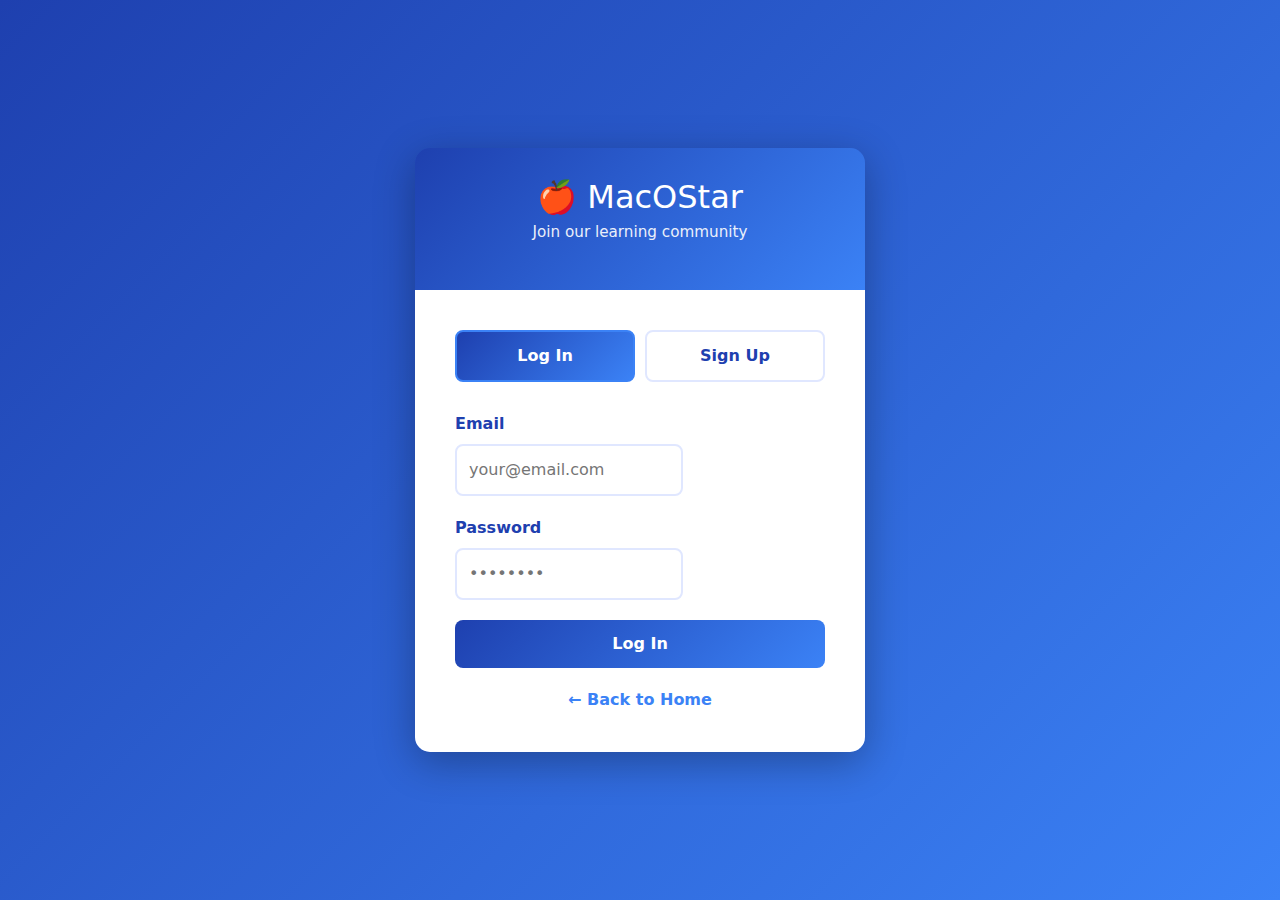
<file: header_pages/auth.html>
<!DOCTYPE html>
<html lang="en">
<head>
    <meta charset="UTF-8">
    <meta name="viewport" content="width=device-width, initial-scale=1.0">
    <title>Sign Up / Log In - MacOStar</title>
    <link href="https://cdn.jsdelivr.net/npm/bootstrap@5.3.0/dist/css/bootstrap.min.css" rel="stylesheet">
    <style>
        body {
            background: linear-gradient(135deg, #1e40af 0%, #3b82f6 100%);
            min-height: 100vh;
            display: flex;
            align-items: center;
            justify-content: center;
        }

        .auth-container {
            max-width: 450px;
            width: 100%;
            margin: 20px;
        }

        .auth-card {
            border-radius: 15px;
            box-shadow: 0 10px 40px rgba(0, 0, 0, 0.3);
            overflow: hidden;
        }

        .auth-header {
            background: linear-gradient(135deg, #1e40af, #3b82f6);
            color: white;
            padding: 30px;
            text-align: center;
        }

        .auth-header h1 {
            font-size: 2rem;
            margin-bottom: 5px;
        }

        .auth-header p {
            font-size: 0.95rem;
            opacity: 0.9;
        }

        .auth-body {
            padding: 40px;
            background: white;
        }

        .form-group {
            margin-bottom: 20px;
        }

        .form-group label {
            color: #1e40af;
            font-weight: 600;
            margin-bottom: 8px;
            display: block;
        }

        .form-group input {
            border: 2px solid #e0e7ff;
            border-radius: 8px;
            padding: 12px;
            transition: all 0.3s ease;
        }

        .form-group input:focus {
            border-color: #3b82f6;
            box-shadow: 0 0 0 3px rgba(59, 130, 246, 0.1);
            outline: none;
        }

        .btn-auth {
            width: 100%;
            padding: 12px;
            font-weight: 600;
            border-radius: 8px;
            border: none;
            font-size: 1rem;
            transition: all 0.3s ease;
            cursor: pointer;
        }

        .btn-primary-auth {
            background: linear-gradient(135deg, #1e40af, #3b82f6);
            color: white;
        }

        .btn-primary-auth:hover {
            transform: translateY(-2px);
            box-shadow: 0 5px 20px rgba(30, 64, 175, 0.4);
        }

        .tab-buttons {
            display: flex;
            gap: 10px;
            margin-bottom: 30px;
        }

        .tab-btn {
            flex: 1;
            padding: 12px;
            border: 2px solid #e0e7ff;
            background: white;
            color: #1e40af;
            border-radius: 8px;
            font-weight: 600;
            cursor: pointer;
            transition: all 0.3s ease;
        }

        .tab-btn.active {
            background: linear-gradient(135deg, #1e40af, #3b82f6);
            color: white;
            border-color: #3b82f6;
        }

        .auth-form {
            display: none;
        }

        .auth-form.active {
            display: block;
        }

        .error-message {
            color: #dc2626;
            font-size: 0.9rem;
            margin-top: 5px;
            display: none;
        }

        .error-message.show {
            display: block;
        }

        .success-message {
            background: #d1fae5;
            border: 1px solid #6ee7b7;
            color: #065f46;
            padding: 12px;
            border-radius: 8px;
            margin-bottom: 20px;
            display: none;
        }

        .success-message.show {
            display: block;
        }

        .nav-back {
            text-align: center;
            margin-top: 20px;
        }

        .nav-back a {
            color: #3b82f6;
            text-decoration: none;
            font-weight: 600;
        }

        .nav-back a:hover {
            text-decoration: underline;
        }

        .spinner {
            display: none;
            width: 20px;
            height: 20px;
            border: 3px solid rgba(255, 255, 255, 0.3);
            border-top: 3px solid white;
            border-radius: 50%;
            animation: spin 1s linear infinite;
            margin-right: 8px;
        }

        @keyframes spin {
            0% { transform: rotate(0deg); }
            100% { transform: rotate(360deg); }
        }
    </style>
</head>
<body>
    <div class="auth-container">
        <div class="auth-card">
            <div class="auth-header">
                <h1>🍎 MacOStar</h1>
                <p>Join our learning community</p>
            </div>

            <div class="auth-body">
                <!-- Tab Buttons -->
                <div class="tab-buttons">
                    <button class="tab-btn active" onclick="switchTab('login')">Log In</button>
                    <button class="tab-btn" onclick="switchTab('signup')">Sign Up</button>
                </div>

                <!-- Success Message -->
                <div class="success-message" id="successMsg"></div>

                <!-- Login Form -->
                <form class="auth-form active" id="loginForm">
                    <div class="form-group">
                        <label for="loginEmail">Email</label>
                        <input type="email" id="loginEmail" name="email" placeholder="your@email.com" required>
                        <div class="error-message" id="loginEmailError"></div>
                    </div>

                    <div class="form-group">
                        <label for="loginPassword">Password</label>
                        <input type="password" id="loginPassword" name="password" placeholder="••••••••" required>
                        <div class="error-message" id="loginPasswordError"></div>
                    </div>

                    <button type="submit" class="btn-auth btn-primary-auth">
                        <span class="spinner" id="loginSpinner"></span>
                        Log In
                    </button>
                </form>

                <!-- Sign Up Form -->
                <form class="auth-form" id="signupForm">
                    <div class="form-group">
                        <label for="signupName">Full Name</label>
                        <input type="text" id="signupName" name="name" placeholder="John Doe" required>
                        <div class="error-message" id="signupNameError"></div>
                    </div>

                    <div class="form-group">
                        <label for="signupEmail">Email</label>
                        <input type="email" id="signupEmail" name="email" placeholder="your@email.com" required>
                        <div class="error-message" id="signupEmailError"></div>
                    </div>

                    <div class="form-group">
                        <label for="signupPassword">Password</label>
                        <input type="password" id="signupPassword" name="password" placeholder="••••••••" required>
                        <small style="color: #666;">Minimum 6 characters</small>
                        <div class="error-message" id="signupPasswordError"></div>
                    </div>

                    <div class="form-group">
                        <label for="signupConfirm">Confirm Password</label>
                        <input type="password" id="signupConfirm" name="confirm" placeholder="••••••••" required>
                        <div class="error-message" id="signupConfirmError"></div>
                    </div>

                    <button type="submit" class="btn-auth btn-primary-auth">
                        <span class="spinner" id="signupSpinner"></span>
                        Create Account
                    </button>
                </form>

                <div class="nav-back">
                    <a href="../index.html">← Back to Home</a>
                </div>
            </div>
        </div>
    </div>

    <script src="../js/auth.js"></script>
    <script src="../js/toast-notification.js"></script>
    <script>
        // Tab switching
        function switchTab(tab) {
            document.querySelectorAll('.auth-form').forEach(form => {
                form.classList.remove('active');
            });
            document.querySelectorAll('.tab-btn').forEach(btn => {
                btn.classList.remove('active');
            });

            if (tab === 'login') {
                document.getElementById('loginForm').classList.add('active');
                document.querySelectorAll('.tab-btn')[0].classList.add('active');
            } else {
                document.getElementById('signupForm').classList.add('active');
                document.querySelectorAll('.tab-btn')[1].classList.add('active');
            }

            // Clear messages
            clearMessages();
        }

        // Clear all error and success messages
        function clearMessages() {
            document.querySelectorAll('.error-message').forEach(el => {
                el.classList.remove('show');
            });
            document.getElementById('successMsg').classList.remove('show');
        }

        // Show error
        function showError(elementId, message) {
            const errorEl = document.getElementById(elementId);
            if (errorEl) {
                errorEl.textContent = message;
                errorEl.classList.add('show');
            }
        }

        // Show success
        function showSuccess(message) {
            const successEl = document.getElementById('successMsg');
            successEl.textContent = message;
            successEl.classList.add('show');
        }

        // Handle Login
        document.getElementById('loginForm').addEventListener('submit', function(e) {
            e.preventDefault();
            clearMessages();

            const email = document.getElementById('loginEmail').value.trim();
            const password = document.getElementById('loginPassword').value;

            const result = auth.login(email, password);

            if (result.success) {
                const spinner = document.getElementById('loginSpinner');
                spinner.style.display = 'inline-block';

                showSuccess('Login successful! Redirecting...');
                if (typeof showToast === 'function') {
                    showToast('Welcome back!', 'success');
                }

                setTimeout(() => {
                    window.location.href = 'profile.html';
                }, 1500);
            } else {
                showError('loginEmailError', result.message);
            }
        });

        // Handle Sign Up
        document.getElementById('signupForm').addEventListener('submit', function(e) {
            e.preventDefault();
            clearMessages();

            const name = document.getElementById('signupName').value.trim();
            const email = document.getElementById('signupEmail').value.trim();
            const password = document.getElementById('signupPassword').value;
            const confirm = document.getElementById('signupConfirm').value;

            let hasError = false;

            if (!name) {
                showError('signupNameError', 'Name is required');
                hasError = true;
            }

            if (!email) {
                showError('signupEmailError', 'Email is required');
                hasError = true;
            }

            if (password !== confirm) {
                showError('signupConfirmError', 'Passwords do not match');
                hasError = true;
            }

            if (hasError) return;

            const result = auth.signup(name, email, password);

            if (result.success) {
                const spinner = document.getElementById('signupSpinner');
                spinner.style.display = 'inline-block';

                showSuccess('Account created! Logging in...');
                if (typeof showToast === 'function') {
                    showToast('Welcome to MacOStar!', 'success');
                }

                // Auto-login after signup
                setTimeout(() => {
                    auth.login(email, password);
                    window.location.href = 'profile.html';
                }, 1500);
            } else {
                showError('signupEmailError', result.message);
            }
        });
    </script>
</body>
</html>
</file>
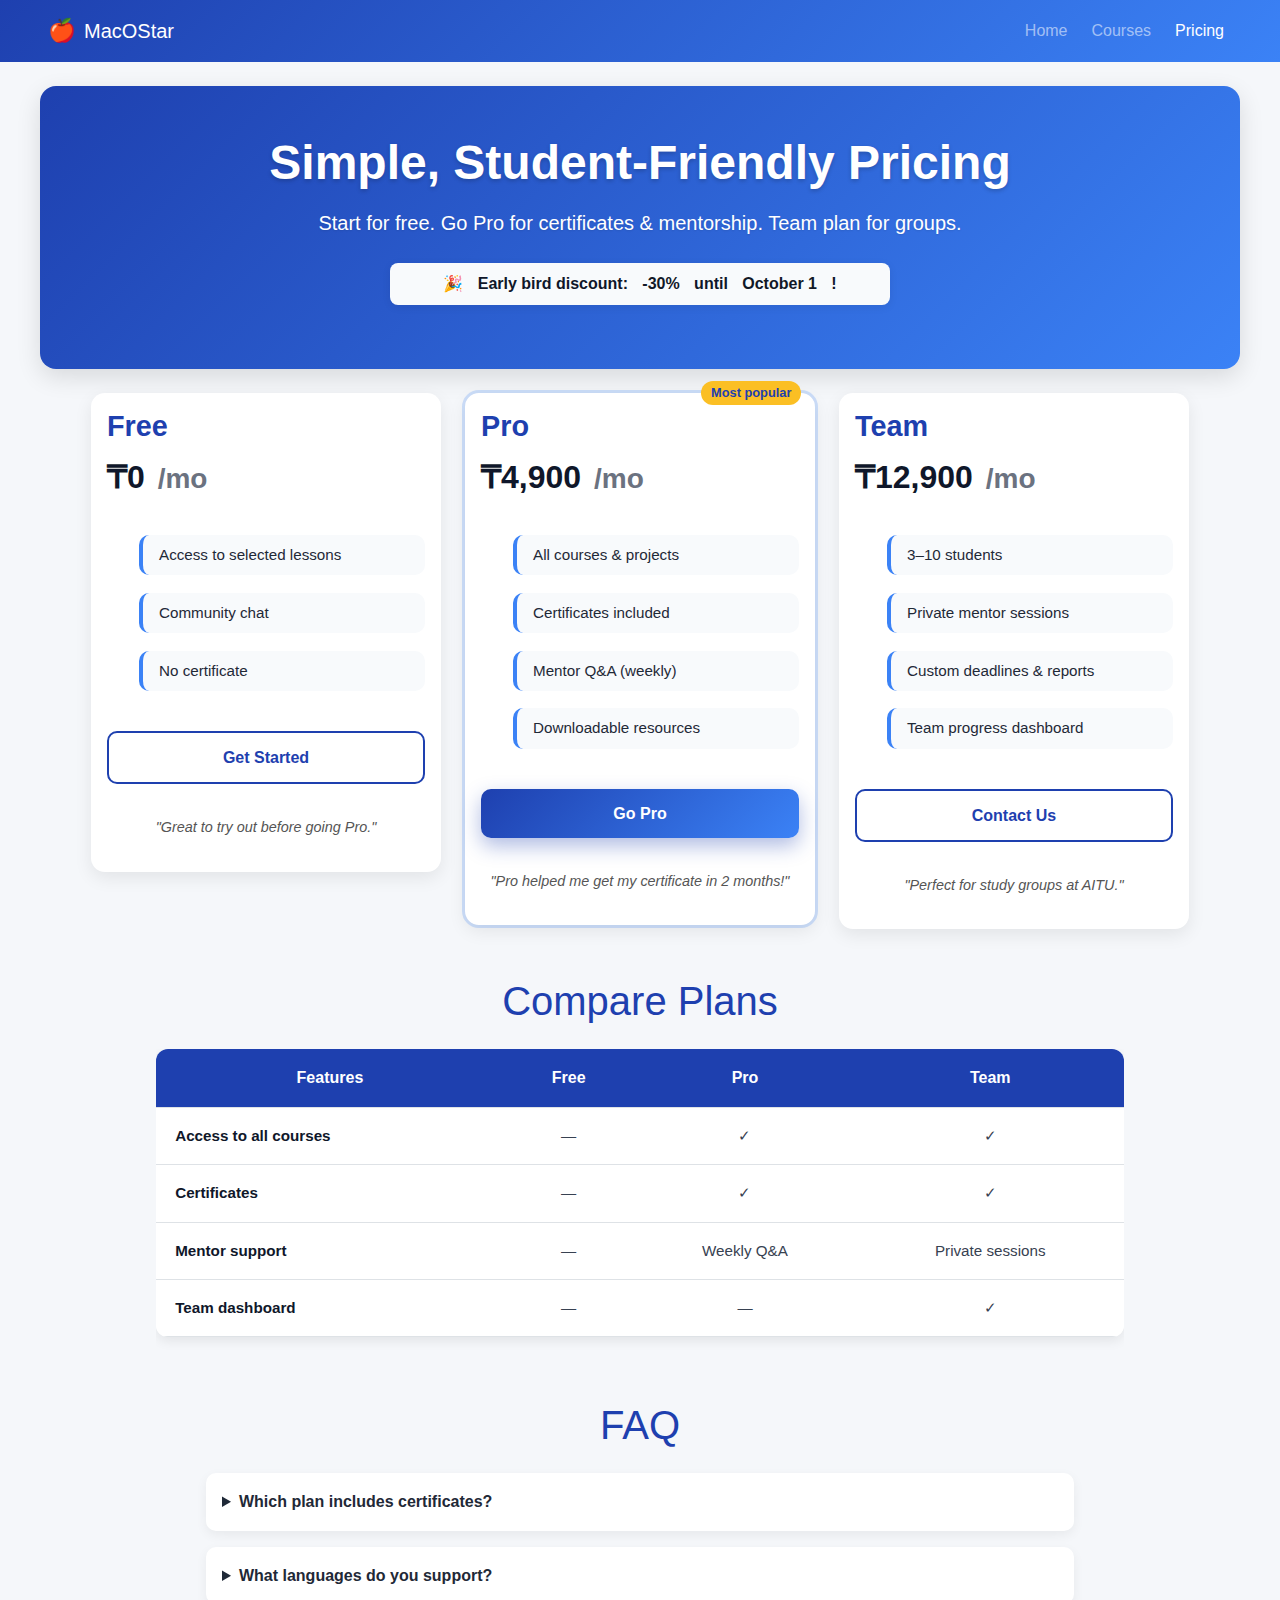
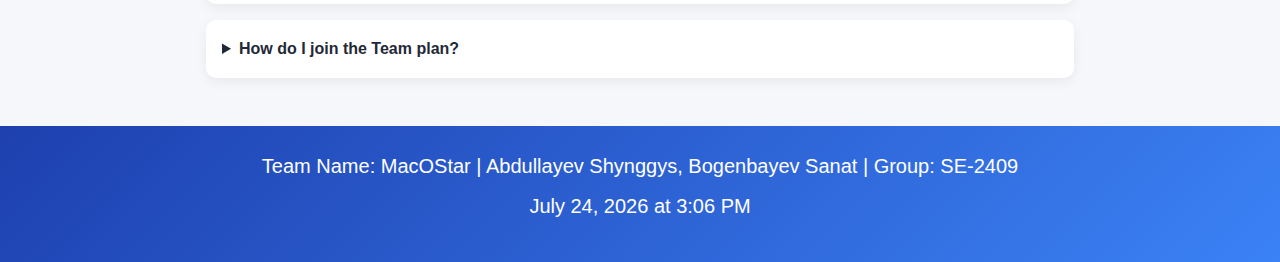
<file: header_pages/pricing.html>
<!DOCTYPE html>
<html lang="en">
<head>
    <meta charset="UTF-8" />
    <meta name="viewport" content="width=device-width, initial-scale=1.0"/>
    <title>MacOStar — Pricing</title>
    <link href="https://cdn.jsdelivr.net/npm/bootstrap@5.3.0/dist/css/bootstrap.min.css" rel="stylesheet">
    <link rel="stylesheet" href="../css/pricing.css?v=4"/>
</head>
<body>
<nav class="navbar navbar-expand-lg navbar-dark sticky-top" style="background: linear-gradient(135deg, #1e40af, #3b82f6);">
    <div class="container-fluid px-lg-5">
        <a class="navbar-brand d-flex align-items-center" href="../index.html" aria-label="MacOStar Home">
            <span class="apple-logo me-2" aria-hidden="true">🍎</span> MacOStar
        </a>
        <button class="navbar-toggler" type="button" data-bs-toggle="collapse" data-bs-target="#navbarNav"
                aria-controls="navbarNav" aria-expanded="false" aria-label="Toggle navigation">
            <span class="navbar-toggler-icon"></span>
        </button>
        <div class="collapse navbar-collapse justify-content-end" id="navbarNav">
            <ul class="navbar-nav gap-2">
                <li class="nav-item">
                    <a class="nav-link" href="../index.html">Home</a>
                </li>
                <li class="nav-item">
                    <a class="nav-link" href="course-list.html">Courses</a>
                </li>
                <li class="nav-item">
                    <a class="nav-link active" aria-current="page" href="pricing.html">Pricing</a>
                </li>
            </ul>
        </div>
    </div>
</nav>

<main>
    <section class="hero-section my-4 mx-auto px-4 py-5" role="banner">
        <h1 class="mb-3">Simple, Student-Friendly Pricing</h1>
        <p class="mb-4">Start for free. Go Pro for certificates & mentorship. Team plan for groups.</p>

        <div class="promo-banner my-3 mx-auto px-3 py-2">
            <span aria-hidden="true">🎉</span> Early bird discount: <strong>-30%</strong> until <strong>October 1</strong>!
        </div>

    </section>

    <section class="plans my-4 mx-auto px-3">
        <article class="plan p-3">
            <div class="plan-head mb-3">
                <h3 class="mb-2">Free</h3>
                <p class="price mb-0"><span data-month="₸0" data-year="₸0">₸0</span> <small>/mo</small></p>
            </div>
            <ul class="features mb-3">
                <li class="py-2 px-3 mb-2">Access to selected lessons</li>
                <li class="py-2 px-3 mb-2">Community chat</li>
                <li class="py-2 px-3 mb-2">No certificate</li>
            </ul>
            <button class="btn btn-outline-primary mt-auto">Get Started</button>
            <p class="plan-testimonial mt-3">"Great to try out before going Pro."</p>
        </article>

        <article class="plan popular p-3">
            <div class="badge">Most popular</div>
            <div class="plan-head mb-3">
                <h3 class="mb-2">Pro</h3>
                <p class="price mb-0"><span data-month="₸4,900" data-year="₸3,920">₸4,900</span> <small>/mo</small></p>
            </div>
            <ul class="features mb-3">
                <li class="py-2 px-3 mb-2">All courses & projects</li>
                <li class="py-2 px-3 mb-2">Certificates included</li>
                <li class="py-2 px-3 mb-2">Mentor Q&A (weekly)</li>
                <li class="py-2 px-3 mb-2">Downloadable resources</li>
            </ul>
            <button class="btn btn-primary mt-auto">Go Pro</button>
            <p class="plan-testimonial mt-3">"Pro helped me get my certificate in 2 months!"</p>
        </article>

        <article class="plan p-3">
            <div class="plan-head mb-3">
                <h3 class="mb-2">Team</h3>
                <p class="price mb-0"><span data-month="₸12,900" data-year="₸10,320">₸12,900</span> <small>/mo</small></p>
            </div>
            <ul class="features mb-3">
                <li class="py-2 px-3 mb-2">3–10 students</li>
                <li class="py-2 px-3 mb-2">Private mentor sessions</li>
                <li class="py-2 px-3 mb-2">Custom deadlines & reports</li>
                <li class="py-2 px-3 mb-2">Team progress dashboard</li>
            </ul>
            <button class="btn btn-outline-primary mt-auto">Contact Us</button>
            <p class="plan-testimonial mt-3">"Perfect for study groups at AITU."</p>
        </article>
    </section>

    <section class="comparison my-5 mx-auto px-3">
        <h2 class="text-center mb-4">Compare Plans</h2>
        <div class="table-responsive">
            <table class="table table-hover">
                <thead>
                <tr>
                    <th scope="col">Features</th>
                    <th scope="col">Free</th>
                    <th scope="col">Pro</th>
                    <th scope="col">Team</th>
                </tr>
                </thead>
                <tbody>
                <tr>
                    <td>Access to all courses</td>
                    <td>—</td>
                    <td>✓</td>
                    <td>✓</td>
                </tr>
                <tr>
                    <td>Certificates</td>
                    <td>—</td>
                    <td>✓</td>
                    <td>✓</td>
                </tr>
                <tr>
                    <td>Mentor support</td>
                    <td>—</td>
                    <td>Weekly Q&A</td>
                    <td>Private sessions</td>
                </tr>
                <tr>
                    <td>Team dashboard</td>
                    <td>—</td>
                    <td>—</td>
                    <td>✓</td>
                </tr>
                </tbody>
            </table>
        </div>
    </section>

    <section class="faq my-5 mx-auto px-3">
        <h2 class="text-center mb-4">FAQ</h2>
        <details class="mb-3 p-3">
            <summary>Which plan includes certificates?</summary>
            <p class="mt-2">Certificates are only available in Pro and Team plans.</p>
        </details>
        <details class="mb-3 p-3">
            <summary>What languages do you support?</summary>
            <p class="mt-2">Courses are available in English, Russian, and Kazakh languages.</p>
        </details>
        <details class="mb-3 p-3">
            <summary>How do I join the Team plan?</summary>
            <p class="mt-2">Click the "Contact Us" button and send us your team details and requirements.</p>
        </details>
    </section>
</main>

<footer class="text-center text-white py-4 mt-auto">
    <p class="mb-0">Team Name: MacOStar | Abdullayev Shynggys, Bogenbayev Sanat | Group: SE-2409</p>
    <p id="datetime" class="mt-2"></p>
</footer>

<script src="https://cdn.jsdelivr.net/npm/bootstrap@5.3.0/dist/js/bootstrap.bundle.min.js"></script>
<script src="../js/time.js"></script>
</body>
</html>
</file>
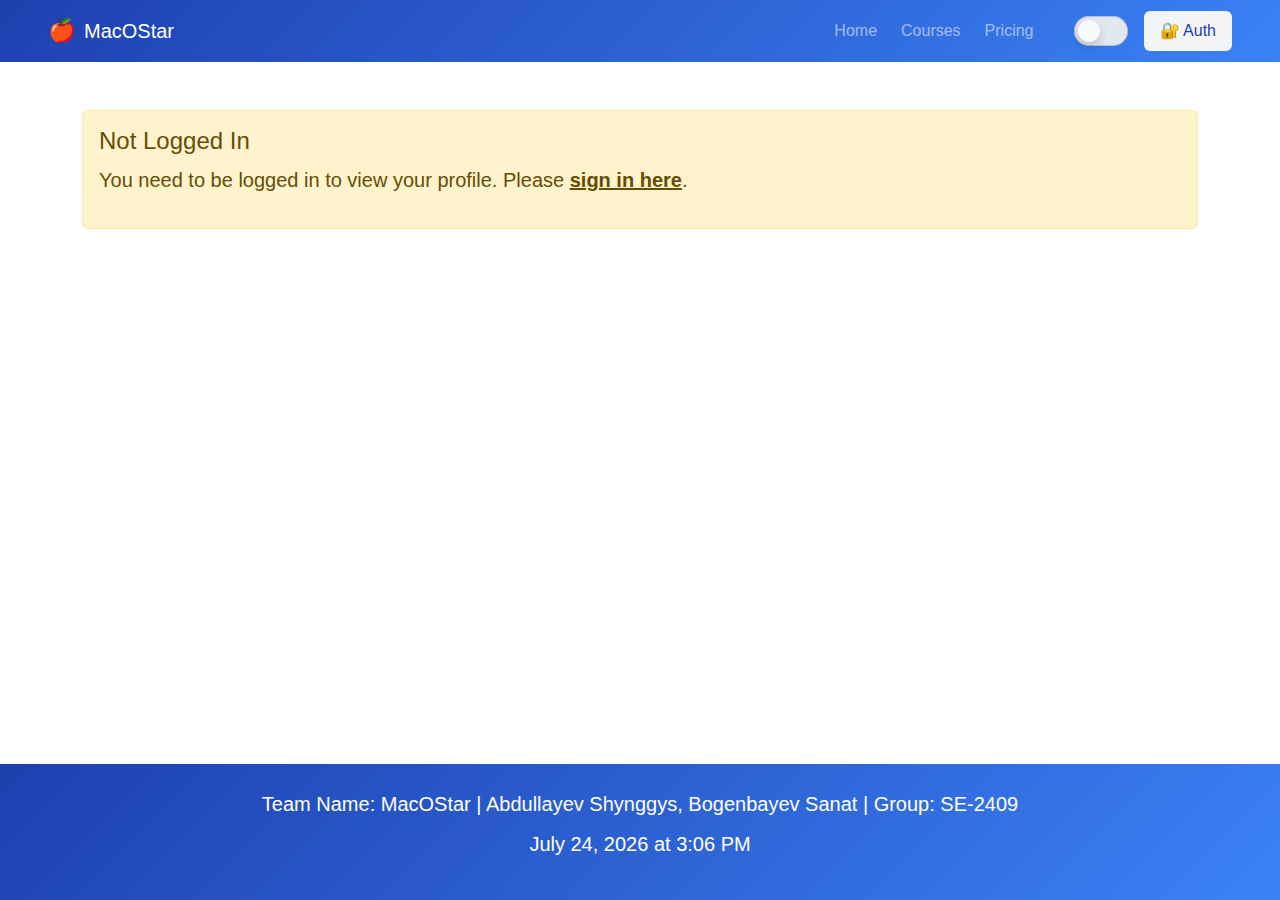
<file: header_pages/profile.html>
<!DOCTYPE html>
<html lang="en">
<head>
    <meta charset="UTF-8">
    <meta name="viewport" content="width=device-width, initial-scale=1.0">
    <title>Profile - MacOStar</title>
    <link href="https://cdn.jsdelivr.net/npm/bootstrap@5.3.0/dist/css/bootstrap.min.css" rel="stylesheet">
    <link rel="stylesheet" href="../css/home.css?v=4">
    <script src="https://ajax.googleapis.com/ajax/libs/jquery/3.7.1/jquery.min.js"></script>
    <style>
        .profile-header {
            background: linear-gradient(135deg, #1e40af, #3b82f6);
            color: white;
            padding: 40px 20px;
            border-radius: 15px;
            margin-bottom: 30px;
            text-align: center;
        }

        .profile-avatar {
            width: 100px;
            height: 100px;
            background: rgba(255, 255, 255, 0.3);
            border-radius: 50%;
            display: flex;
            align-items: center;
            justify-content: center;
            font-size: 3rem;
            margin: 0 auto 20px;
        }

        .profile-card {
            background: white;
            border-radius: 10px;
            padding: 30px;
            box-shadow: 0 2px 10px rgba(0, 0, 0, 0.1);
            margin-bottom: 30px;
        }

        .profile-info-row {
            display: flex;
            justify-content: space-between;
            padding: 15px 0;
            border-bottom: 1px solid #e5e7eb;
        }

        .profile-info-row:last-child {
            border-bottom: none;
        }

        .profile-label {
            font-weight: 600;
            color: #1e40af;
        }

        .profile-value {
            color: #4b5563;
        }

        .action-buttons {
            display: flex;
            gap: 10px;
            flex-wrap: wrap;
        }

        .btn-action {
            flex: 1;
            min-width: 150px;
            padding: 12px 20px;
            border-radius: 8px;
            border: none;
            font-weight: 600;
            cursor: pointer;
            transition: all 0.3s ease;
        }

        .btn-primary-action {
            background: linear-gradient(135deg, #1e40af, #3b82f6);
            color: white;
        }

        .btn-primary-action:hover {
            transform: translateY(-2px);
            box-shadow: 0 5px 15px rgba(30, 64, 175, 0.3);
        }

        .btn-secondary-action {
            background: #f3f4f6;
            color: #1e40af;
            border: 2px solid #3b82f6;
        }

        .btn-secondary-action:hover {
            background: #e5e7eb;
        }

        .btn-danger-action {
            background: #fee2e2;
            color: #dc2626;
            border: 2px solid #fca5a5;
        }

        .btn-danger-action:hover {
            background: #fecaca;
        }

        .activity-section {
            background: #f9fafb;
            border-radius: 10px;
            padding: 20px;
            margin-bottom: 30px;
        }

        .activity-item {
            padding: 10px 0;
            border-bottom: 1px solid #e5e7eb;
        }

        .activity-item:last-child {
            border-bottom: none;
        }

        .dark-mode .profile-card,
        .dark-mode .activity-section {
            background: #1e293b;
            color: #e2e8f0;
        }

        .dark-mode .profile-info-row {
            border-bottom-color: #334155;
        }

        .dark-mode .profile-label {
            color: #93c5fd;
        }

        .dark-mode .profile-value {
            color: #cbd5e1;
        }

        .dark-mode .activity-section {
            background: #0f172a;
        }

        .dark-mode .activity-item {
            border-bottom-color: #334155;
        }
    </style>
</head>
<body>
<nav class="navbar navbar-expand-lg navbar-dark sticky-top" style="background: linear-gradient(135deg, #1e40af, #3b82f6);">
    <div class="container-fluid px-lg-5">
        <a class="navbar-brand d-flex align-items-center" href="../index.html" aria-label="MacOStar Home">
            <span class="apple-logo me-2" aria-hidden="true">🍎</span> MacOStar
        </a>
        <button class="navbar-toggler" type="button" data-bs-toggle="collapse" data-bs-target="#navbarNav"
                aria-controls="navbarNav" aria-expanded="false" aria-label="Toggle navigation">
            <span class="navbar-toggler-icon"></span>
        </button>
        <div class="collapse navbar-collapse justify-content-end" id="navbarNav">
            <ul class="navbar-nav gap-2 mb-2 mb-lg-0 me-lg-3">
                <li class="nav-item">
                    <a class="nav-link" href="../index.html">Home</a>
                </li>
                <li class="nav-item">
                    <a class="nav-link" href="course-list.html">Courses</a>
                </li>
                <li class="nav-item">
                    <a class="nav-link" href="pricing.html">Pricing</a>
                </li>
            </ul>
            <button id="themeBtn" class="theme-toggle-btn" type="button" aria-label="Switch to dark mode">
                <span class="toggle-track">
                    <span class="toggle-thumb"></span>
                </span>
            </button>
        </div>
    </div>
</nav>

<main class="container my-5">
    <div id="loginPrompt" style="display: none;">
        <div class="alert alert-warning" role="alert">
            <h4 class="alert-heading">Not Logged In</h4>
            <p>You need to be logged in to view your profile. Please <a href="auth.html" class="alert-link">sign in here</a>.</p>
        </div>
    </div>

    <div id="profileContent" style="display: none;">
        <!-- Profile Header -->
        <div class="profile-header">
            <div class="profile-avatar">👤</div>
            <h1 id="profileName" class="mb-1"></h1>
            <p id="profileEmail" class="mb-0"></p>
        </div>

        <!-- Account Information -->
        <div class="profile-card">
            <h3 class="mb-4">📋 Account Information</h3>
            <div class="profile-info-row">
                <span class="profile-label">Full Name:</span>
                <span class="profile-value" id="infoName"></span>
            </div>
            <div class="profile-info-row">
                <span class="profile-label">Email:</span>
                <span class="profile-value" id="infoEmail"></span>
            </div>
            <div class="profile-info-row">
                <span class="profile-label">Member Since:</span>
                <span class="profile-value" id="infoCreated"></span>
            </div>
        </div>

        <!-- Activity -->
        <div class="profile-card">
            <h3 class="mb-4">⭐ Recent Ratings</h3>
            <div class="activity-section" id="ratingsActivity">
                <p class="text-muted">No ratings yet. Start rating courses to see them here!</p>
            </div>
        </div>

        <!-- Search History -->
        <div class="profile-card">
            <h3 class="mb-4">🔍 Recent Searches</h3>
            <div class="activity-section" id="searchActivity">
                <p class="text-muted">No searches yet. Try searching for courses!</p>
            </div>
        </div>

        <!-- Actions -->
        <div class="profile-card">
            <h3 class="mb-4">⚙️ Actions</h3>
            <div class="action-buttons">
                <button class="btn-action btn-primary-action" onclick="goToCourses()">
                    📚 Browse Courses
                </button>
                <button class="btn-action btn-secondary-action" onclick="clearDataConfirm()">
                    🗑️ Clear Local Data
                </button>
                <button class="btn-action btn-danger-action" onclick="logoutConfirm()">
                    🚪 Logout
                </button>
            </div>
        </div>
    </div>
</main>

<footer class="text-center text-white py-4 mt-auto">
    <p class="mb-0">Team Name: MacOStar | Abdullayev Shynggys, Bogenbayev Sanat | Group: SE-2409</p>
    <p id="datetime" class="mt-2"></p>
</footer>

<script src="https://cdn.jsdelivr.net/npm/bootstrap@5.3.0/dist/js/bootstrap.bundle.min.js"></script>
<script src="../js/jquery-init.js"></script>
<script src="../js/auth.js"></script>
<script src="../js/auth-ui.js"></script>
<script src="../js/background.js"></script>
<script src="../js/time.js"></script>
<script src="../js/toast-notification.js"></script>

<script>
    document.addEventListener('DOMContentLoaded', function() {
        // Check if user is logged in
        if (!auth.isLoggedIn()) {
            document.getElementById('loginPrompt').style.display = 'block';
            document.getElementById('profileContent').style.display = 'none';
            return;
        }

        document.getElementById('loginPrompt').style.display = 'none';
        document.getElementById('profileContent').style.display = 'block';

        // Load and display user information
        const user = auth.getCurrentUser();
        document.getElementById('profileName').textContent = user.name;
        document.getElementById('profileEmail').textContent = user.email;
        document.getElementById('infoName').textContent = user.name;
        document.getElementById('infoEmail').textContent = user.email;
        document.getElementById('infoCreated').textContent = new Date(user.createdAt).toLocaleDateString();

        // Load ratings from local storage
        loadRatings();

        // Load search history
        loadSearchHistory();
    });

    function loadRatings() {
        const ratings = JSON.parse(localStorage.getItem('ratings')) || [];
        const ratingsContainer = document.getElementById('ratingsActivity');

        if (ratings.length === 0) {
            ratingsContainer.innerHTML = '<p class="text-muted">No ratings yet. Start rating courses to see them here!</p>';
            return;
        }

        let ratingsHTML = '';
        ratings.slice().reverse().forEach(rating => {
            const stars = '⭐'.repeat(rating.rating);
            ratingsHTML += `
                <div class="activity-item">
                    <small class="text-muted">${new Date(rating.timestamp).toLocaleDateString()}</small><br>
                    <strong>${rating.name}</strong> - ${stars} (${rating.rating}/5)
                </div>
            `;
        });

        ratingsContainer.innerHTML = ratingsHTML;
    }

    function loadSearchHistory() {
        const searchHistory = JSON.parse(localStorage.getItem('searchHistory')) || [];
        const searchContainer = document.getElementById('searchActivity');

        if (searchHistory.length === 0) {
            searchContainer.innerHTML = '<p class="text-muted">No searches yet. Try searching for courses!</p>';
            return;
        }

        let searchHTML = '';
        searchHistory.slice().reverse().slice(0, 10).forEach(search => {
            searchHTML += `
                <div class="activity-item">
                    <small class="text-muted">${new Date(search.timestamp).toLocaleDateString()}</small><br>
                    <strong>🔍 ${search.query}</strong> - ${search.results} results
                </div>
            `;
        });

        searchContainer.innerHTML = searchHTML;
    }

    function goToCourses() {
        window.location.href = 'course-list.html';
    }

    function clearDataConfirm() {
        if (confirm('Are you sure? This will clear all your ratings and search history.')) {
            localStorage.removeItem('ratings');
            localStorage.removeItem('searchHistory');
            if (typeof showToast === 'function') {
                showToast('Local data cleared!', 'success');
            }
            location.reload();
        }
    }

    function logoutConfirm() {
        if (confirm('Are you sure you want to logout?')) {
            auth.logout();
            if (typeof showToast === 'function') {
                showToast('Logged out successfully!', 'success');
            }
            setTimeout(() => {
                window.location.href = '../index.html';
            }, 1000);
        }
    }
</script>
</body>
</html>
</file>
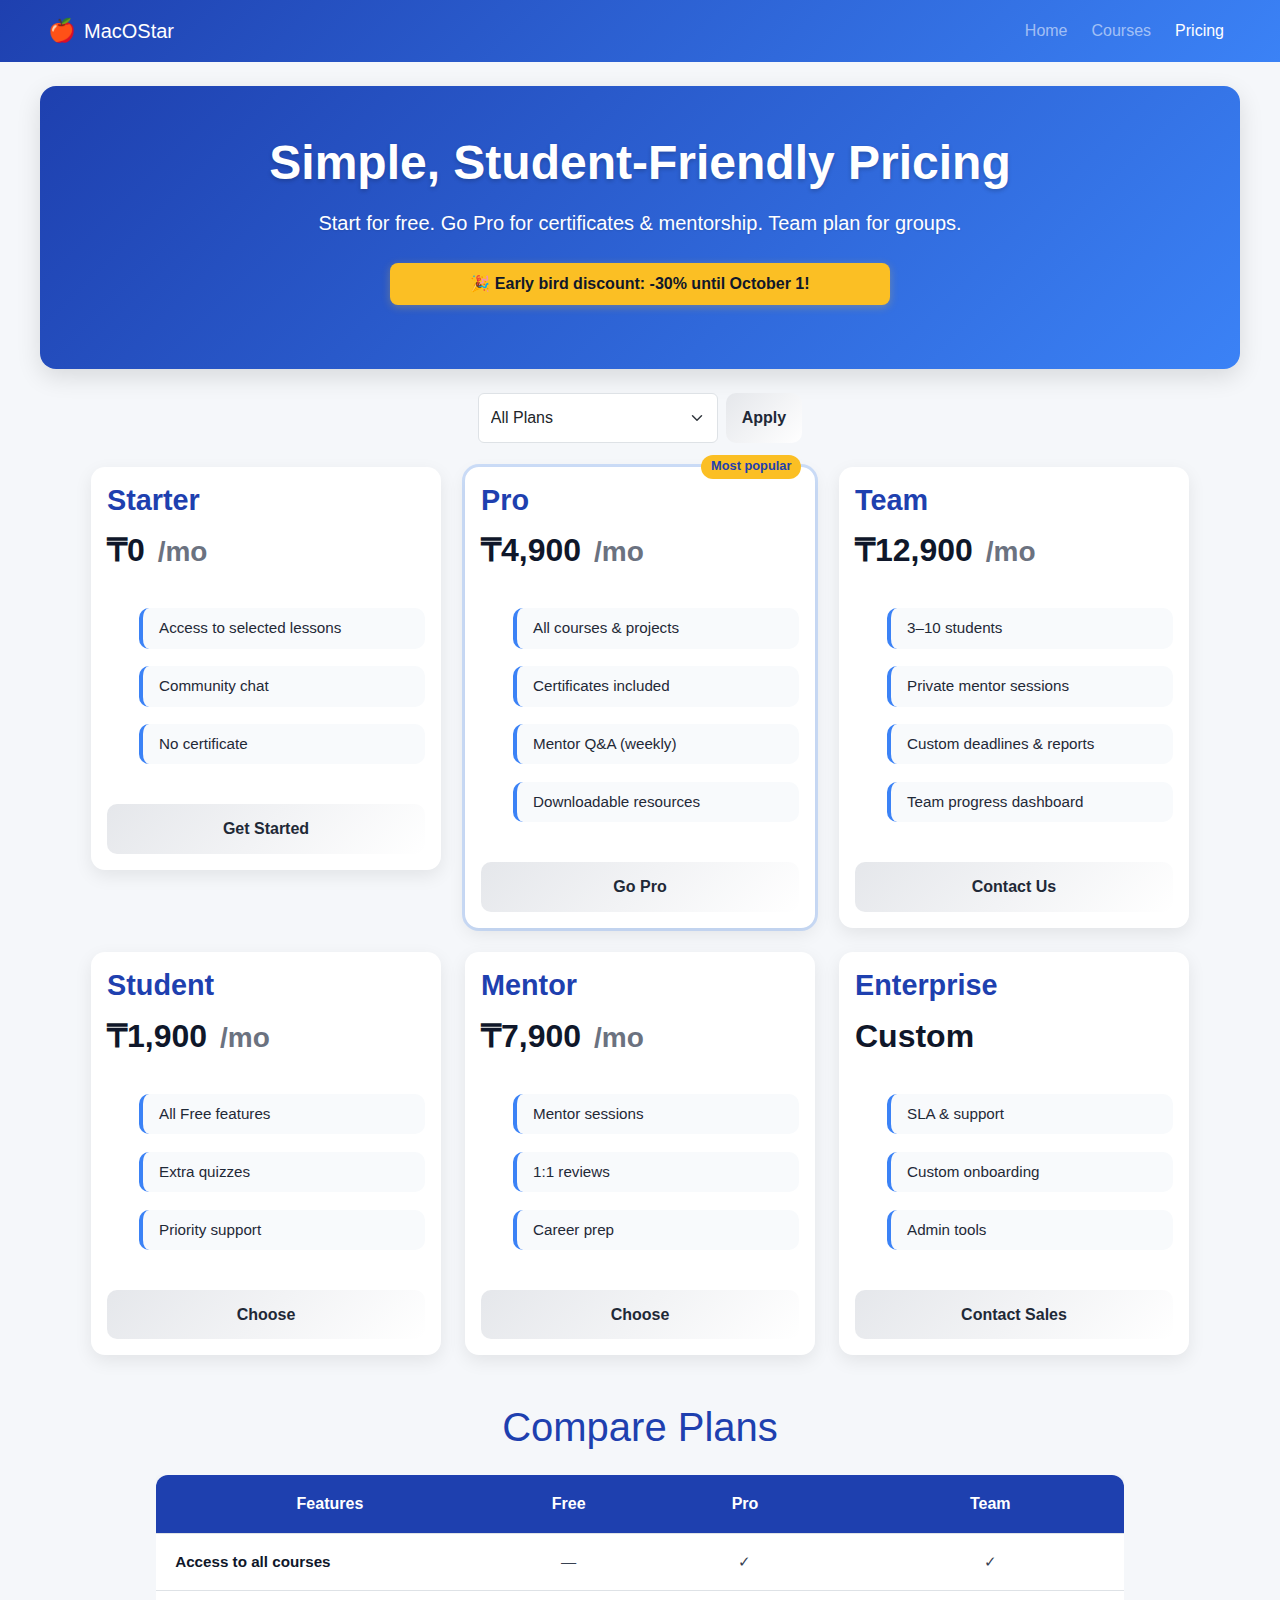
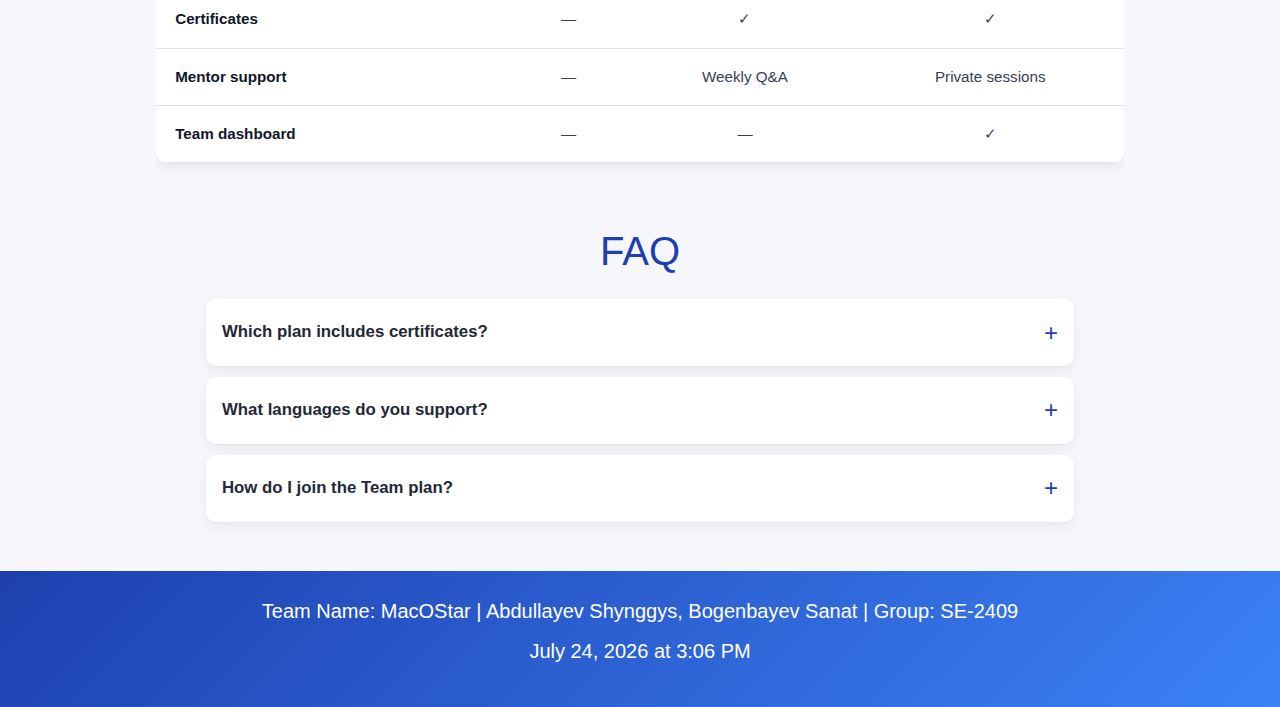
<file: assignment2_web-main-7/header_pages/pricing.html>
<!DOCTYPE html>
<html lang="en">
<head>
    <meta charset="UTF-8" />
    <meta name="viewport" content="width=device-width, initial-scale=1.0"/>
    <title>MacOStar — Pricing</title>
    <link href="https://cdn.jsdelivr.net/npm/bootstrap@5.3.0/dist/css/bootstrap.min.css" rel="stylesheet">
    <link rel="stylesheet" href="../css/pricing.css?v=4"/>
</head>
<body>
<nav class="navbar navbar-expand-lg navbar-dark sticky-top" style="background: linear-gradient(135deg, #1e40af, #3b82f6);">
    <div class="container-fluid px-lg-5">
        <a class="navbar-brand d-flex align-items-center" href="../index.html" aria-label="MacOStar Home">
            <span class="apple-logo me-2" aria-hidden="true">🍎</span> MacOStar
        </a>
        <button class="navbar-toggler" type="button" data-bs-toggle="collapse" data-bs-target="#navbarNav"
                aria-controls="navbarNav" aria-expanded="false" aria-label="Toggle navigation">
            <span class="navbar-toggler-icon"></span>
        </button>
        <div class="collapse navbar-collapse justify-content-end" id="navbarNav">
            <ul class="navbar-nav gap-2">
                <li class="nav-item">
                    <a class="nav-link" href="../index.html">Home</a>
                </li>
                <li class="nav-item">
                    <a class="nav-link" href="course-list.html">Courses</a>
                </li>
                <li class="nav-item">
                    <a class="nav-link active" aria-current="page" href="pricing.html">Pricing</a>
                </li>
            </ul>
        </div>
    </div>
</nav>

<main>
    <section class="hero-section my-4 mx-auto px-4 py-5" role="banner">
        <h1 class="mb-3">Simple, Student-Friendly Pricing</h1>
        <p class="mb-4">Start for free. Go Pro for certificates & mentorship. Team plan for groups.</p>

        <div class="promo-banner my-3 mx-auto px-3 py-2">
            <span aria-hidden="true">🎉</span> Early bird discount: <strong>-30%</strong> until <strong>October 1</strong>!
        </div>

    </section>

    <section class="my-3 mx-auto px-3" aria-label="Plan Filters" style="max-width: 1000px;">
        <div class="d-flex flex-wrap gap-2 justify-content-center">
            <select id="planFilter" class="form-select" style="max-width: 240px;">
                <option value="all">All Plans</option>
                <option value="starter">Starter</option>
                <option value="pro">Pro</option>
                <option value="team">Team</option>
                <option value="student">Student</option>
                <option value="mentor">Mentor</option>
                <option value="enterprise">Enterprise</option>
            </select>
            <button id="applyPlanFilter" class="btn btn-primary">Apply</button>
        </div>
    </section>

    <section class="plans my-4 mx-auto px-3" id="plansGrid">
        <!-- 6 pricing cards -->
        <article class="plan p-3" data-plan="starter" data-price="0">
            <div class="plan-head mb-3">
                <h3 class="mb-2">Starter</h3>
                <p class="price mb-0"><span>₸0</span> <small>/mo</small></p>
            </div>
            <ul class="features mb-3">
                <li class="py-2 px-3 mb-2">Access to selected lessons</li>
                <li class="py-2 px-3 mb-2">Community chat</li>
                <li class="py-2 px-3 mb-2">No certificate</li>
            </ul>
            <button class="btn btn-outline-primary mt-auto" onclick="openSubscriptionPopup()">Get Started</button>
        </article>

        <article class="plan popular p-3" data-plan="pro" data-price="4900">
            <div class="badge">Most popular</div>
            <div class="plan-head mb-3">
                <h3 class="mb-2">Pro</h3>
                <p class="price mb-0"><span>₸4,900</span> <small>/mo</small></p>
            </div>
            <ul class="features mb-3">
                <li class="py-2 px-3 mb-2">All courses & projects</li>
                <li class="py-2 px-3 mb-2">Certificates included</li>
                <li class="py-2 px-3 mb-2">Mentor Q&A (weekly)</li>
                <li class="py-2 px-3 mb-2">Downloadable resources</li>
            </ul>
            <button class="btn btn-primary mt-auto" onclick="openSubscriptionPopup()">Go Pro</button>
        </article>

        <article class="plan p-3" data-plan="team" data-price="12900">
            <div class="plan-head mb-3">
                <h3 class="mb-2">Team</h3>
                <p class="price mb-0"><span>₸12,900</span> <small>/mo</small></p>
            </div>
            <ul class="features mb-3">
                <li class="py-2 px-3 mb-2">3–10 students</li>
                <li class="py-2 px-3 mb-2">Private mentor sessions</li>
                <li class="py-2 px-3 mb-2">Custom deadlines & reports</li>
                <li class="py-2 px-3 mb-2">Team progress dashboard</li>
            </ul>
            <button class="btn btn-outline-primary mt-auto" onclick="openSubscriptionPopup()">Contact Us</button>
        </article>

        <article class="plan p-3" data-plan="student" data-price="1900">
            <div class="plan-head mb-3">
                <h3 class="mb-2">Student</h3>
                <p class="price mb-0"><span>₸1,900</span> <small>/mo</small></p>
            </div>
            <ul class="features mb-3">
                <li class="py-2 px-3 mb-2">All Free features</li>
                <li class="py-2 px-3 mb-2">Extra quizzes</li>
                <li class="py-2 px-3 mb-2">Priority support</li>
            </ul>
            <button class="btn btn-outline-primary mt-auto" onclick="openSubscriptionPopup()">Choose</button>
        </article>

        <article class="plan p-3" data-plan="mentor" data-price="7900">
            <div class="plan-head mb-3">
                <h3 class="mb-2">Mentor</h3>
                <p class="price mb-0"><span>₸7,900</span> <small>/mo</small></p>
            </div>
            <ul class="features mb-3">
                <li class="py-2 px-3 mb-2">Mentor sessions</li>
                <li class="py-2 px-3 mb-2">1:1 reviews</li>
                <li class="py-2 px-3 mb-2">Career prep</li>
            </ul>
            <button class="btn btn-outline-primary mt-auto" onclick="openSubscriptionPopup()">Choose</button>
        </article>

        <article class="plan p-3" data-plan="enterprise" data-price="0">
            <div class="plan-head mb-3">
                <h3 class="mb-2">Enterprise</h3>
                <p class="price mb-0"><span>Custom</span></p>
            </div>
            <ul class="features mb-3">
                <li class="py-2 px-3 mb-2">SLA & support</li>
                <li class="py-2 px-3 mb-2">Custom onboarding</li>
                <li class="py-2 px-3 mb-2">Admin tools</li>
            </ul>
            <button class="btn btn-outline-primary mt-auto" onclick="openSubscriptionPopup()">Contact Sales</button>
        </article>
    </section>

    <section class="comparison my-5 mx-auto px-3">
        <h2 class="text-center mb-4">Compare Plans</h2>
        <div class="table-responsive">
            <table class="table table-hover">
                <thead>
                <tr>
                    <th scope="col">Features</th>
                    <th scope="col">Free</th>
                    <th scope="col">Pro</th>
                    <th scope="col">Team</th>
                </tr>
                </thead>
                <tbody>
                <tr>
                    <td>Access to all courses</td>
                    <td>—</td>
                    <td>✓</td>
                    <td>✓</td>
                </tr>
                <tr>
                    <td>Certificates</td>
                    <td>—</td>
                    <td>✓</td>
                    <td>✓</td>
                </tr>
                <tr>
                    <td>Mentor support</td>
                    <td>—</td>
                    <td>Weekly Q&A</td>
                    <td>Private sessions</td>
                </tr>
                <tr>
                    <td>Team dashboard</td>
                    <td>—</td>
                    <td>—</td>
                    <td>✓</td>
                </tr>
                </tbody>
            </table>
        </div>
    </section>

    

    <section class="faq my-5 mx-auto px-3">
        <h2 class="text-center mb-4">FAQ</h2>
        <div class="faq-container">
            <div class="faq-item">
                <div class="faq-question">
                    Which plan includes certificates?
                </div>
                <div class="faq-answer">
                    Certificates are only available in Pro and Team plans.
                </div>
            </div>
            <div class="faq-item">
                <div class="faq-question">
                    What languages do you support?
                </div>
                <div class="faq-answer">
                    Courses are available in English, Russian, and Kazakh languages.
                </div>
            </div>
            <div class="faq-item">
                <div class="faq-question">
                    How do I join the Team plan?
                </div>
                <div class="faq-answer">
                    Click the "Contact Us" button and send us your team details and requirements.
                </div>
            </div>
        </div>
    </section>
</main>

<footer class="text-center text-white py-4 mt-auto">
    <p class="mb-0">Team Name: MacOStar | Abdullayev Shynggys, Bogenbayev Sanat | Group: SE-2409</p>
    <p id="datetime" class="mt-2"></p>
</footer>

<script src="https://cdn.jsdelivr.net/npm/bootstrap@5.3.0/dist/js/bootstrap.bundle.min.js"></script>
<script src="../js/course.js"></script>
<script src="../js/time.js"></script>
<script src="../js/products.js"></script>
</body>
</html>
</file>
<file: css/pricing.css>
* {
    margin: 0;
    padding: 0;
    box-sizing: border-box;
}

body {
    font-family: 'Montserrat', sans-serif;
    background: #f5f7fa;
    color: #333;
    line-height: 1.6;
    display: flex;
    flex-direction: column;
    min-height: 100vh;
}

.form-floating > .form-control::placeholder,
.form-floating > textarea.form-control::placeholder {
    color: transparent;
    opacity: 0;
}

.form-floating > .form-control:focus::placeholder,
.form-floating > textarea.form-control:focus::placeholder {
    color: transparent;
}

@media (min-width: 577px) and (max-width: 991px) {
    body {
        font-size: 1.05rem;
    }
}

@media (max-width: 576px) {
    body {
        font-size: 1.08rem;
    }
}

.dark-mode {
    background: #0f172a;
    color: #f1f5f9;
}

.dark-mode h1,
.dark-mode h2,
.dark-mode h3,
.dark-mode h4,
.dark-mode h5,
.dark-mode h6 {
    color: #f8fafc;
}

.dark-mode a {
    color: #bfdbfe;
    transition: color 0.2s ease;
}

.dark-mode a:hover,
.dark-mode a:focus {
    color: #fbbf24;
}

.dark-mode .nav-links a {
    color: #e2e8f0;
}

.dark-mode .nav-links a:hover,
.dark-mode .nav-links a.active {
    color: #fbbf24;
    background: rgba(148, 163, 184, 0.18);
}

.dark-mode .hero-section p,
.dark-mode .plan-head h3,
.dark-mode .plan-testimonial,
.dark-mode .features li,
.dark-mode .comparison td,
.dark-mode .comparison h2,
.dark-mode .promo-banner,
.dark-mode details p,
.dark-mode .faq-question,
.dark-mode .faq-answer {
    color: #e2e8f0 !important;
}

.dark-mode .comparison td:first-child {
    color: #f8fafc !important;
}

.dark-mode .price,
.dark-mode .price small {
    color: #f8fafc !important;
}

.dark-mode summary {
    color: #f8fafc !important;
}

.dark-mode .hero-section {
    color: #e5e7eb;
    background: linear-gradient(135deg, rgba(2,6,23,0.92), rgba(17,24,39,0.9));
}

.dark-mode .price { color: #e5e7eb; }
.dark-mode .features li { background: #0b1220; color: #e5e7eb; border-left-color: #4373b1; }
.dark-mode .comparison th { background: #111827; }
.dark-mode footer { background: linear-gradient(135deg, #0b1220, #111827); }
.dark-mode details { background: #0f172a; color: #e5e7eb; box-shadow: 0 4px 12px rgba(0, 0, 0, 0.6); }

body.dark-mode .faq-item {
    background: #0f172a !important;
    border-bottom-color: #374151 !important;
    box-shadow: 0 4px 12px rgba(0, 0, 0, 0.6);
}

body.dark-mode .faq-question {
    color: #f8fafc !important;
}

body.dark-mode .faq-question::after {
    color: #60a5fa !important;
}

body.dark-mode .faq-item.active .faq-question {
    color: #60a5fa !important;
}

body.dark-mode .faq-answer {
    color: #f1f5f9 !important;
}

.dark-mode summary {
    color: #f8fafc !important;
}

.dark-mode details p {
    color: #f1f5f9 !important;
}

body.dark-mode .plan {
    background: linear-gradient(160deg, rgba(59, 130, 246, 0.18), rgba(96, 165, 250, 0.12)) !important;
    border: 1px solid rgba(148, 163, 184, 0.35) !important;
}

body.dark-mode .plan-head h3 {
    color: #60a5fa !important;
}

.dark-mode .plan .price {
    color: #e0f2fe !important;
}

.dark-mode .plan .price small {
    color: #bfdbfe !important;
}

.dark-mode .features li {
    background: rgba(30, 64, 175, 0.35);
    color: #f1f5f9;
    border-left-color: rgba(191, 219, 254, 0.8);
    box-shadow: inset 0 0 0 1px rgba(99, 102, 241, 0.25);
}

body.dark-mode .form-select {
    background: #0f172a !important;
    color: #f8fafc !important;
    border-color: #475569 !important;
}

body.dark-mode .form-select:focus {
    background: #0b1220 !important;
    border-color: #60a5fa !important;
    box-shadow: 0 0 0 0.25rem rgba(96, 165, 250, 0.25) !important;
}

body.dark-mode .table,
body.dark-mode table.table {
    background: #0f172a !important;
    color: #f8fafc !important;
}

body.dark-mode .table td,
body.dark-mode table td,
body.dark-mode .table th,
body.dark-mode table th {
    background: #0f172a !important;
    color: #f8fafc !important;
    border-color: #374151 !important;
}

body.dark-mode .table thead th {
    background: #111827 !important;
    color: white !important;
}

body.dark-mode .table-hover tbody tr:hover td {
    background-color: #1e293b !important;
    color: #f8fafc !important;
}

body.dark-mode .table tbody tr:nth-child(even) td,
body.dark-mode table tbody tr:nth-child(even) td,
body.dark-mode .comparison tbody tr:nth-child(even) td {
    background-color: #1e293b !important;
}

.dark-mode .btn {
    background: #1e40af !important;
    color: white !important;
}

.dark-mode .btn-outline-primary {
    background: transparent !important;
    border: 2px solid #60a5fa !important;
    color: #60a5fa !important;
}

.dark-mode .btn-outline-primary:hover {
    background: #1e40af !important;
    border-color: #1e40af !important;
    color: #fff !important;
}

.dark-mode .btn:hover {
    background: linear-gradient(135deg, #1e40af, #3b82f6) !important;
    color: #fff !important;
}

.dark-mode .error-message {
    color: #f87171 !important;
}

.dark-mode p,
.dark-mode .lead,
.dark-mode .text-muted {
    color: #e2e8f0 !important;
}

header {
    background: linear-gradient(135deg, #1e40af, #3b82f6);
    color: #fff;
    padding: 1rem 0;
    position: sticky;
    top: 0;
    z-index: 100;
    box-shadow: 0 2px 10px rgba(0, 0, 0, 0.1);
}

header nav {
    max-width: 1200px;
    margin: 0 auto;
    padding: 0 2rem;
    display: flex;
    justify-content: space-between;
    align-items: center;
}

.logo {
    font-size: 1.6rem;
    font-weight: 700;
    color: #fff;
    text-decoration: none;
    display: flex;
    align-items: center;
    gap: 0.5rem;
}

.apple-logo {
    font-size: 1.4rem;
    display: inline-block;
}

.nav-links {
    display: flex;
    gap: 2rem;
    list-style: none;
}

.nav-links a {
    color: #fff;
    text-decoration: none;
    font-weight: 500;
    padding: 0.5rem 1rem;
    border-radius: 6px;
    transition: all 0.3s;
}

.nav-links a:hover,
.nav-links a.active {
    background: rgba(255, 255, 255, 0.15);
    color: #fbbf24;
}

.theme-toggle-btn {
    width: 54px;
    height: 30px;
    border: none;
    background: transparent;
    padding: 0;
    cursor: pointer;
    display: inline-flex;
    align-items: center;
    justify-content: center;
    position: relative;
    transition: transform 0.2s ease;
}

.theme-toggle-btn:focus-visible {
    outline: 2px solid #fbbf24;
    outline-offset: 4px;
}

.theme-toggle-btn .toggle-track {
    width: 100%;
    height: 100%;
    background: #e2e8f0;
    border-radius: 999px;
    position: relative;
    box-shadow: inset 0 0 0 1px rgba(148, 163, 184, 0.6);
    transition: background 0.3s ease, box-shadow 0.3s ease;
}

.theme-toggle-btn .toggle-track::before,
.theme-toggle-btn .toggle-track::after {
    position: absolute;
    top: 50%;
    transform: translateY(-50%);
    font-size: 0.85rem;
    transition: opacity 0.3s ease;
}

.theme-toggle-btn .toggle-track::before {
    content: "☀️";
    left: 8px;
    opacity: 1;
}

.theme-toggle-btn .toggle-track::after {
    content: "🌙";
    right: 8px;
    opacity: 0;
}

.theme-toggle-btn .toggle-thumb {
    width: 22px;
    height: 22px;
    border-radius: 50%;
    background: #f8fafc;
    position: absolute;
    top: 4px;
    left: 4px;
    box-shadow: 0 4px 10px rgba(15, 23, 42, 0.2);
    transition: transform 0.3s ease, background 0.3s ease;
}

.theme-toggle-btn:hover .toggle-track {
    box-shadow: inset 0 0 0 1px rgba(30, 64, 175, 0.4);
}

.theme-toggle-btn.is-dark .toggle-track {
    background: #1e3a8a;
    box-shadow: inset 0 0 0 1px rgba(96, 165, 250, 0.45);
}

.theme-toggle-btn.is-dark .toggle-track::before {
    opacity: 0;
}

.theme-toggle-btn.is-dark .toggle-track::after {
    opacity: 1;
}

.theme-toggle-btn.is-dark .toggle-thumb {
    transform: translateX(24px);
    background: #fbbf24;
    box-shadow: 0 4px 12px rgba(251, 191, 36, 0.35);
}

.navbar .theme-toggle-btn {
    margin-left: 1rem;
}

@media (max-width: 991px) {
    .navbar .theme-toggle-btn {
        margin: 1rem 0 0 0;
    }
}

.hero-section {
    max-width: 1200px;
    margin: 2rem auto;
    padding: 3rem 2rem;
    text-align: center;
    color: #fff;
    border-radius: 16px;
    box-shadow: 0 8px 24px rgba(0, 0, 0, 0.12);
    background: linear-gradient(135deg, #1e40af, #3b82f6);
}

.hero-section .btn {
    min-width: 210px;
    padding: 0.95rem 2.2rem;
    border-radius: 0.85rem;
    font-weight: 600;
    font-size: 1.05rem;
    transition: transform 0.3s ease, box-shadow 0.3s ease;
}

@media (max-width: 576px) {
    .hero-section .btn {
        min-width: 160px;
        padding: 0.75rem 1.6rem;
        font-size: 0.95rem;
        border-radius: 0.75rem;
    }
}

.hero-section h1 {
    font-weight: 700;
    text-shadow: 0 2px 4px rgba(0, 0, 0, 0.2);
}

.hero-section p {
    font-weight: 500;
    text-shadow: 0 1px 2px rgba(0, 0, 0, 0.1);
}

.promo-banner {
    margin: 1rem auto;
    padding: 0.8rem 1.2rem;
    border-radius: 8px;
    background: #f8fafc;
    color: #0f172a;
    font-weight: 800;
    max-width: 500px;
    width: 100%;
    box-shadow: 0 2px 8px rgba(15, 23, 42, 0.08);
    display: flex;
    flex-wrap: wrap;
    gap: 0.6rem 0.9rem;
    align-items: center;
    justify-content: center;
    text-align: center;
}

.promo-banner .promo-label {
    display: inline-flex;
    align-items: center;
    padding: 0.25rem 0.6rem;
    border-radius: 999px;
    background: linear-gradient(135deg, #6d28d9, #7c3aed);
    color: #f8fafc;
    font-weight: 900;
    letter-spacing: 0.01em;
}

.promo-banner strong {
    color: #111827;
}

.dark-mode .promo-banner {
    background: linear-gradient(135deg, rgba(59, 130, 246, 0.95), rgba(37, 99, 235, 0.92));
    color: #e2e8f0;
    box-shadow: 0 4px 16px rgba(30, 64, 175, 0.45);
}

.dark-mode .promo-banner .promo-label {
    background: linear-gradient(135deg, #7c3aed, #a855f7);
    color: #fdf4ff;
    box-shadow: 0 0 0 1px rgba(250, 232, 255, 0.25);
}

.dark-mode .promo-banner strong {
    color: #fbbf24;
}

@media (max-width: 576px) {
    .promo-banner {
        padding: 1rem 1.2rem;
        border-radius: 12px;
        justify-content: flex-start;
        text-align: left;
        gap: 0.5rem;
    }

    .promo-banner span,
    .promo-banner strong {
        display: inline-flex;
        align-items: center;
    }

    .promo-banner .promo-label {
        align-self: flex-start;
    }

    .promo-banner span[aria-hidden="true"] {
        order: -1;
    }
}


.plans {
    max-width: 1200px;
    margin: 2rem auto;
    padding: 0 2rem;
    display: flex;
    gap: 1.5rem;
    justify-content: center;
    flex-wrap: wrap;
    align-items: stretch;
}

.plan {
    background: #fff;
    border-radius: 14px;
    padding: 1.25rem;
    box-shadow: 0 6px 18px rgba(0, 0, 0, 0.08);
    position: relative;
    display: flex;
    flex-direction: column;
    gap: 1rem;
    flex: 1;
    min-width: 280px;
    max-width: 350px;
    height: 100%;
    transition: all 0.3s;
}

.plan:hover {
    transform: translateY(-5px) scale(1.02);
    box-shadow: 0 10px 30px rgba(0, 0, 0, 0.15);
}

.plan-head h3 {
    color: #1e40af;
    margin-bottom: 0.5rem;
    font-size: 1.8rem;
    font-weight: 800;
}

.price {
    font-size: 2rem;
    font-weight: 900;
    color: #0f172a;
}

.price small {
    font-weight: 600;
    color: #6b7280;
    margin-left: 0.25rem;
}

.badge {
    position: absolute;
    top: -12px;
    right: 14px;
    background: #fbbf24;
    color: #1e40af;
    font-weight: 800;
    font-size: 0.8rem;
    padding: 0.35rem 0.6rem;
    border-radius: 999px;
}

.popular {
    outline: 3px solid rgba(59, 130, 246, 0.22);
}

.features {
    list-style: none;
    display: grid;
    gap: 0.6rem;
    flex-grow: 1;
}

.features li {
    padding: 0.7rem 0.9rem;
    border-radius: 10px;
    background: #f8fafc;
    border-left: 4px solid #3b82f6;
    color: #1f2937;
    font-weight: 500;
    font-size: 0.95rem;
}

.btn {
    background: linear-gradient(135deg, #e5e7eb, #ffffff);
    border: none;
    border-radius: 10px;
    padding: 0.8rem 1rem;
    font-weight: 700;
    cursor: pointer;
    transition: 0.25s;
    color: #1f2937;
    margin-top: auto;
}

.btn:hover:not(.btn-primary):not(.btn-outline-primary) {
    transform: translateY(-2px);
    background: linear-gradient(135deg, #e5e7eb, #ffffff) !important;
    color: #1f2937 !important;
}

.btn-outline-primary {
    background: transparent !important;
    border: 2px solid #1e40af !important;
    color: #1e40af !important;
}

.btn-outline-primary:hover {
    background: #1e40af !important;
    border-color: #1e40af !important;
    color: #fff !important;
    transform: translateY(-2px);
}

.btn-primary,
.btn.primary {
    background: linear-gradient(135deg, #1e40af, #3b82f6) !important;
    color: #fff !important;
    border: none !important;
    box-shadow: 0 8px 20px rgba(30, 64, 175, 0.35);
}

.btn-primary:hover,
.btn.primary:hover {
    transform: translateY(-2px) scale(1.02);
    background: linear-gradient(135deg, #1e40af, #3b82f6) !important;
    color: #fff !important;
}

.plan-testimonial {
    font-style: italic;
    font-size: 0.9rem;
    color: #555;
    text-align: center;
    margin-top: 0.75rem;
}

.comparison {
    max-width: 1000px;
    margin: 3rem auto;
    padding: 0 2rem;
}

.comparison h2 {
    text-align: center;
    color: #1e40af;
    margin-bottom: 1rem;
}

.comparison table {
    width: 100%;
    border-collapse: collapse;
    background: #fff;
    border-radius: 12px;
    overflow: hidden;
    box-shadow: 0 4px 12px rgba(0, 0, 0, 0.08);
}

.comparison th,
.comparison td {
    padding: 1rem 1.2rem;
    text-align: center;
    font-size: 0.95rem;
}

.comparison th {
    background: #1e40af;
    color: #fff;
    font-weight: 700;
    font-size: 1rem;
}

.comparison td {
    color: #374151;
    font-weight: 500;
}

.comparison tr:nth-child(even) {
    background: #f8fafc;
}

.comparison td:first-child {
    text-align: left;
    font-weight: 700;
    color: #0f172a;
}

.faq {
    max-width: 900px;
    margin: 0 auto 3rem;
    padding: 0 3rem;
}

.faq h2 {
    text-align: center;
    color: #1e40af;
    margin: 1rem 0 1.25rem;
}

details {
    background: #fff;
    border-radius: 10px;
    padding: 0.9rem 1rem;
    margin: 0.6rem 0;
    box-shadow: 0 4px 12px rgba(0, 0, 0, 0.06);
}

summary {
    cursor: pointer;
    font-weight: 700;
    color: #1f2937;
}

details p {
    margin-top: 0.5rem;
    color: #4b5563;
}

@media (max-width: 768px) {
    header nav {
        flex-direction: column;
        gap: 1rem;
        padding: 1rem;
    }
    
    .nav-links {
        flex-wrap: wrap;
        justify-content: center;
        gap: 1rem;
    }
    
    .plans {
        flex-direction: column;
        align-items: center;
    }
    
    .plan {
        max-width: 100%;
        width: 100%;
    }
}

footer {
    background: linear-gradient(135deg, #1e40af, #3b82f6);
    color: #fff;
    text-align: center;
    padding: 1.5rem;
    margin-top: auto;
}

h1 {
    font-size: 1.75rem;
}

h2 {
    font-size: 1.5rem;
}

p {
    font-size: 0.95rem;
}

@media (min-width: 768px) {
    h1 {
        font-size: 2.5rem;
    }

    h2 {
        font-size: 2rem;
    }

    p {
        font-size: 1.1rem;
    }
}

@media (min-width: 1200px) {
    h1 {
        font-size: 3rem;
    }

    h2 {
        font-size: 2.5rem;
    }

    p {
        font-size: 1.25rem;
    }
}

.faq-container {
    max-width: 900px;
    margin: 0 auto;
}

.faq-item {
    background: #fff;
    border-radius: 10px;
    padding: 1rem 2rem;
    margin: 0.6rem 0;
    box-shadow: 0 4px 12px rgba(0, 0, 0, 0.06);
    border-bottom: 1px solid rgba(0, 0, 0, 0.1);
}

.faq-question {
    cursor: pointer;
    font-size: 1.05rem;
    font-weight: 700;
    display: flex;
    justify-content: space-between;
    align-items: center;
    transition: color 0.3s ease;
    color: #1f2937;
    padding: 0.35rem 0.75rem;
    border-radius: 8px;
}

.faq-question::after {
    content: '+';
    font-size: 1.5rem;
    font-weight: 300;
    transition: transform 0.3s ease;
    color: #1e40af;
}

.faq-item.active .faq-question::after {
    transform: rotate(45deg);
}

.faq-item.active .faq-question {
    color: #1e40af;
}

.faq-answer {
    max-height: 0;
    overflow: hidden;
    opacity: 0;
    transition: all 0.4s ease;
    font-size: 0.95rem;
    color: #4b5563;
    padding-left: 4px;
}

.faq-item.active .faq-answer {
    max-height: 300px;
    opacity: 1;
    margin-top: 12px;
}

#authButtons {
    display: block !important;
    margin: 1rem 0 0 0 !important;
    padding: 0 0.3rem !important;
    width: 100% !important;
}

#authButtons .auth-btn,
#authButtons .auth-profile-btn {
    background-color: #f3f4f6 !important;
    color: #1e40af !important;
    border: none !important;
    border-radius: 6px !important;
    transition: all 0.2s ease !important;
    padding: 0.5rem 1rem !important;
    font-size: 1rem !important;
    font-weight: 500 !important;
    text-align: left !important;
    display: block !important;
    width: auto !important;
    margin-bottom: 0.5rem !important;
}

#authButtons .auth-btn:hover,
#authButtons .auth-profile-btn:hover {
    background-color: #e5e7eb !important;
    transform: translateX(4px) !important;
}

#authButtons .auth-logout-btn {
    background-color: #fef2f2 !important;
    color: #dc2626 !important;
    border: none !important;
    border-radius: 6px !important;
    transition: all 0.2s ease !important;
    padding: 0.5rem 1rem !important;
    font-size: 1rem !important;
    font-weight: 500 !important;
    text-align: left !important;
    display: block !important;
    width: auto !important;
    margin-bottom: 0.5rem !important;
}

#authButtons .auth-logout-btn:hover {
    background-color: #fee2e2 !important;
    transform: translateX(4px) !important;
}

#authButtons small {
    display: none !important;
}

@media (max-width: 576px) {
    #authButtons {
        display: block !important;
        margin: 0.75rem 0 0 0 !important;
        padding: 0 0.3rem !important;
    }

    #authButtons .auth-btn,
    #authButtons .auth-profile-btn,
    #authButtons .auth-logout-btn {
        display: inline-block !important;
        padding: 0.5rem 1rem !important;
        font-size: 0.95rem !important;
        width: auto !important;
        max-width: 150px !important;
        margin-bottom: 0.5rem !important;
        margin-right: 0.5rem !important;
        white-space: nowrap !important;
        overflow: hidden !important;
        text-overflow: ellipsis !important;
    }
}

@media (min-width: 577px) and (max-width: 767px) {
    #authButtons {
        display: block !important;
        margin: 0.75rem 0 0 0 !important;
        padding: 0 0.3rem !important;
    }

    #authButtons .auth-btn,
    #authButtons .auth-profile-btn,
    #authButtons .auth-logout-btn {
        display: inline-block !important;
        padding: 0.6rem 1.2rem !important;
        font-size: 1.05rem !important;
        width: auto !important;
        max-width: 180px !important;
        margin-bottom: 0.5rem !important;
        margin-right: 0.5rem !important;
        white-space: nowrap !important;
        overflow: hidden !important;
        text-overflow: ellipsis !important;
    }
}

@media (min-width: 768px) {
    #authButtons {
        display: flex !important;
        flex-direction: row !important;
        gap: 0.5rem !important;
        align-items: center !important;
        margin: 0 0 0 1rem !important;
        width: auto !important;
        padding: 0 !important;
        flex-wrap: nowrap !important;
    }

    #authButtons .auth-btn,
    #authButtons .auth-profile-btn,
    #authButtons .auth-logout-btn {
        display: inline-block !important;
        padding: 0.5rem 1rem !important;
        font-size: 1rem !important;
        width: auto !important;
        max-width: none !important;
        margin-bottom: 0 !important;
        margin-right: 0 !important;
    }

    #authButtons small {
        display: inline !important;
        margin-right: 0.5rem !important;
        font-size: 0.9rem !important;
    }
}

@media (min-width: 577px) and (max-width: 767px) {
    h1 {
        font-size: 2rem !important;
    }

    h2 {
        font-size: 1.6rem !important;
    }

    h3 {
        font-size: 1.3rem !important;
    }

    p, body {
        font-size: 1.1rem !important;
    }

    .nav-link, a {
        font-size: 1.05rem !important;
    }
}

.dark-mode #authButtons .auth-btn,
.dark-mode #authButtons .auth-profile-btn {
    background-color: #1e293b !important;
    color: #e2e8f0 !important;
    border: 1.5px solid #475569 !important;
    border-radius: 6px !important;
}

.dark-mode #authButtons .auth-btn:hover,
.dark-mode #authButtons .auth-profile-btn:hover {
    background-color: #334155 !important;
    border-color: #64748b !important;
    box-shadow: 0 2px 4px rgba(0, 0, 0, 0.3) !important;
}

.dark-mode #authButtons .auth-logout-btn {
    background-color: #7f1d1d !important;
    color: #fecaca !important;
    border: 1.5px solid #991b1b !important;
    border-radius: 6px !important;
}

.dark-mode #authButtons .auth-logout-btn:hover {
    background-color: #991b1b !important;
    border-color: #b91c1c !important;
    box-shadow: 0 2px 4px rgba(0, 0, 0, 0.3) !important;
}
</file>
<file: css/home.css>
* {
    margin: 0;
    padding: 0;
    box-sizing: border-box;
}

body {
    font-family: 'Montserrat', sans-serif;
    background: #ffffff;
    color: #333;
    line-height: 1.6;
    display: flex;
    flex-direction: column;
    min-height: 100vh;
}

@media (min-width: 577px) and (max-width: 991px) {
    body {
        font-size: 1.05rem;
    }
}

@media (max-width: 576px) {
    body {
        font-size: 1.07rem;
    }
}

.dark-mode {
    background: #0f172a;
    color: #f1f5f9;
}

.dark-mode h1,
.dark-mode h2,
.dark-mode h3,
.dark-mode h4,
.dark-mode h5,
.dark-mode h6 {
    color: #f8fafc;
}

.dark-mode .section-title,
.dark-mode .section-subtitle,
.dark-mode .text-primary,
.dark-mode .text-highlight,
.dark-mode #whyTitle {
    color: #dbeafe !important;
}

.dark-mode .features h2,
.dark-mode .about h2,
.dark-mode .testimonials h2,
.dark-mode .companies h2,
.dark-mode .contact-form h2 {
    color: #f8fafc !important;
}

.dark-mode .about p,
.dark-mode .feature-card,
.dark-mode .feature-card span,
.dark-mode .testimonial p,
.dark-mode .member p,
.dark-mode .contact-form p {
    color: #e2e8f0 !important;
}

.dark-mode .member h3 {
    color: #f8fafc !important;
}

.dark-mode a {
    color: #bfdbfe;
}

.dark-mode a:hover,
.dark-mode a:focus {
    color: #fbbf24;
}

.dark-mode .nav-links a {
    color: #e2e8f0;
}

.dark-mode .nav-links a:hover,
.dark-mode .nav-links a.active {
    color: #fbbf24;
    background: rgba(148, 163, 184, 0.18);
}

.dark-mode .feature-card h3,
.dark-mode .feature-card p {
    color: #e2e8f0;
}

.dark-mode .testimonial h3,
.dark-mode .testimonial span {
    color: #e2e8f0;
}

.dark-mode .stat strong,
.dark-mode .stat span,
.dark-mode .stat p {
    color: #f8fafc;
}

.dark-mode .navbar,
.dark-mode footer {
    background: linear-gradient(135deg, #0b1220, #111827);
}

.dark-mode .hero-section {
    color: #e5e7eb;
    background: linear-gradient(135deg, rgba(2, 6, 23, 0.92), rgba(17, 24, 39, 0.9)),
    url('../images/student.png');
    background-size: cover;
    background-position: 50% center;
}

.dark-mode .feature-card,
.dark-mode .about,
.dark-mode .testimonial,
.dark-mode .contact-form,
.dark-mode .company-item {
    background: #0f172a;
    color: #e5e7eb;
    box-shadow: 0 4px 12px rgba(0, 0, 0, 0.6);
}

.dark-mode .feature-card:hover,
.dark-mode .testimonial:hover,
.dark-mode .stat:hover,
.dark-mode .company-item:hover {
    box-shadow: 0 8px 25px rgba(0, 0, 0, 0.7);
}

.dark-mode .stat {
    background: linear-gradient(135deg, #0b1220, #1f2937);
}

.dark-mode .about h2,
.dark-mode .testimonials h2,
.dark-mode .companies h2 {
    color: #93c5fd;
}

.dark-mode .member p,
.dark-mode .testimonial span,
.dark-mode .contact-form p {
    color: #9ca3af;
}

.dark-mode .contact-form input,
.dark-mode .contact-form textarea {
    background: #0f172a !important;
    color: #f8fafc !important;
    border-color: #475569 !important;
    text-shadow: none !important;
    box-shadow: none !important;
}

.dark-mode .contact-form input:focus,
.dark-mode .contact-form textarea:focus {
    background: #0b1220 !important;
    color: #ffffff !important;
    border-color: #60a5fa !important;
    box-shadow: 0 0 0 0.25rem rgba(96, 165, 250, 0.25) !important;
}

.dark-mode .contact-form button {
    background: #1e40af !important;
}

.dark-mode .contact-form input::placeholder,
.dark-mode .contact-form textarea::placeholder {
    color: transparent !important;
    opacity: 0 !important;
}

.dark-mode .form-floating label {
    color: #cbd5e1 !important;
}

.dark-mode .error-message {
    color: #f87171 !important;
}

.dark-mode p,
.dark-mode .lead,
.dark-mode .text-muted {
    color: #e2e8f0 !important;
}

.dark-mode .stat {
    background: linear-gradient(135deg, #1e293b, #334155);
}

.dark-mode .companies .company-overlay {
    background: linear-gradient(135deg, rgba(2, 6, 23, 0.95), rgba(17, 24, 39, 0.9));
}

section[aria-label="Rate our platform"] {
    background: linear-gradient(135deg, #f8fafc 0%, #f1f5f9 100%);
    padding: 2.5rem 2rem;
    border-radius: 16px;
    max-width: 600px;
    margin: 3rem auto;
    box-shadow: 0 4px 20px rgba(0, 0, 0, 0.06);
}

.rating {
    display: inline-flex;
    gap: 0.75rem;
    cursor: pointer;
    user-select: none;
    height: 3rem;
    align-items: center;
    padding: 1rem 1.5rem;
    background: #ffffff;
    border-radius: 12px;
    box-shadow: 0 2px 8px rgba(0, 0, 0, 0.08);
}

.rating .star {
    font-size: 2.5rem;
    color: #e5e7eb;
    background: transparent;
    border: none;
    padding: 0;
    cursor: pointer;
    transition: all 0.25s ease;
    line-height: 1;
    filter: drop-shadow(0 2px 4px rgba(0,0,0,0.1));
}

.rating .star:hover {
    transform: scale(1.2);
    color: #fbbf24;
}

.rating .star.filled {
    color: #f59e0b;
    filter: drop-shadow(0 2px 6px rgba(245, 158, 11, 0.4));
}

.dark-mode section[aria-label="Rate our platform"] {
    background: linear-gradient(135deg, #1e293b 0%, #0f172a 100%);
}

.dark-mode .rating {
    background: #0f172a;
    box-shadow: 0 2px 8px rgba(0, 0, 0, 0.3);
}

.dark-mode .rating .star {
    color: #475569;
}

.dark-mode .rating .star:hover {
    color: #fbbf24;
}

.dark-mode .rating .star.filled {
    color: #fbbf24;
    filter: drop-shadow(0 2px 6px rgba(251, 191, 36, 0.5));
}

#ratingValue {
    height: 1.5rem;
    margin-top: 1rem;
    line-height: 1.5rem;
    transition: opacity 0.2s ease;
    white-space: nowrap;
    overflow: hidden;
    font-weight: 500;
    color: #64748b;
}

.dark-mode #ratingValue {
    color: #94a3b8;
}

header {
    background: linear-gradient(135deg, #1e40af, #3b82f6);
    color: #fff;
    padding: 1rem 0;
    position: sticky;
    top: 0;
    z-index: 100;
    box-shadow: 0 2px 10px rgba(0, 0, 0, 0.1);
}

header nav {
    max-width: 1200px;
    margin: 0 auto;
    padding: 0 2rem;
    display: flex;
    justify-content: space-between;
    align-items: center;
}

.logo {
    font-size: 1.6rem;
    font-weight: 700;
    color: #fff;
    text-decoration: none;
    display: flex;
    align-items: center;
    gap: 0.5rem;
}

.apple-logo {
    font-size: 1.4rem;
    display: inline-block;
}

.nav-links {
    display: flex;
    gap: 2rem;
    list-style: none;
}

.nav-links a {
    color: #fff;
    text-decoration: none;
    font-weight: 500;
    padding: 0.5rem 1rem;
    border-radius: 6px;
    transition: all 0.3s;
}

.nav-links a:hover,
.nav-links a.active {
    background: rgba(255, 255, 255, 0.15);
    color: #fbbf24;
}

.theme-toggle-btn {
    width: 54px;
    height: 30px;
    border: none;
    background: transparent;
    padding: 0;
    cursor: pointer;
    display: inline-flex;
    align-items: center;
    justify-content: center;
    position: relative;
    transition: transform 0.2s ease;
}

.theme-toggle-btn:focus-visible {
    outline: 2px solid #fbbf24;
    outline-offset: 4px;
}

.theme-toggle-btn .toggle-track {
    width: 100%;
    height: 100%;
    background: #e2e8f0;
    border-radius: 999px;
    position: relative;
    box-shadow: inset 0 0 0 1px rgba(148, 163, 184, 0.6);
    transition: background 0.3s ease, box-shadow 0.3s ease;
}

.theme-toggle-btn .toggle-track::before,
.theme-toggle-btn .toggle-track::after {
    position: absolute;
    top: 50%;
    transform: translateY(-50%);
    font-size: 0.85rem;
    transition: opacity 0.3s ease;
}

.theme-toggle-btn .toggle-track::before {
    content: "☀️";
    left: 8px;
    opacity: 1;
}

.theme-toggle-btn .toggle-track::after {
    content: "🌙";
    right: 8px;
    opacity: 0;
}

.theme-toggle-btn .toggle-thumb {
    width: 22px;
    height: 22px;
    border-radius: 50%;
    background: #f8fafc;
    position: absolute;
    top: 4px;
    left: 4px;
    box-shadow: 0 4px 10px rgba(15, 23, 42, 0.2);
    transition: transform 0.3s ease, background 0.3s ease;
}

.theme-toggle-btn:hover .toggle-track {
    box-shadow: inset 0 0 0 1px rgba(30, 64, 175, 0.4);
}

.theme-toggle-btn.is-dark .toggle-track {
    background: #1e3a8a;
    box-shadow: inset 0 0 0 1px rgba(96, 165, 250, 0.45);
}

.theme-toggle-btn.is-dark .toggle-track::before {
    opacity: 0;
}

.theme-toggle-btn.is-dark .toggle-track::after {
    opacity: 1;
}

.theme-toggle-btn.is-dark .toggle-thumb {
    transform: translateX(24px);
    background: #fbbf24;
    box-shadow: 0 4px 12px rgba(251, 191, 36, 0.35);
}

.navbar .theme-toggle-btn {
    margin-left: 1rem;
}

@media (max-width: 991px) {
    .navbar .theme-toggle-btn {
        margin: 1rem 0 0 0;
    }
}

.hero-section {
    text-align: center;
    color: #fff;
    padding: 4rem 2rem;
    margin: 2rem auto;
    border-radius: 15px;
    overflow: hidden;
    box-shadow: 0 5px 20px rgba(0, 0, 0, 0.15);
    background: linear-gradient(135deg, rgba(18, 40, 120, 0.9), rgba(59, 130, 246, 0.82)),
    url('../images/student.png');
    background-size: cover;
    background-position: 50% center;
    background-repeat: no-repeat;
    max-width: 1200px;
}

.hero-section h1 {
    font-size: 3rem;
    margin-bottom: 1rem;
}

.hero-section p {
    font-size: 1.25rem;
    margin-bottom: 1.5rem;
    opacity: 0.95;
}

.hero-section .btn {
    min-width: 210px;
    padding: 0.95rem 2.2rem;
    border-radius: 0.85rem;
    font-weight: 600;
    font-size: 1.05rem;
    transition: transform 0.3s ease, box-shadow 0.3s ease;
}

.enroll-btn {
    background: #fbbf24;
    color: #1e40af;
    border: none;
    padding: 1rem 2rem;
    font-size: 1.1rem;
    border-radius: 8px;
    cursor: pointer;
    font-weight: 600;
    transition: all 0.3s;
    box-shadow: 0 6px 18px rgba(251, 191, 36, 0.28);
    text-decoration: none;
}

.enroll-btn:hover {
    background: #fff;
    color: #1e40af;
    transform: translateY(-2px) scale(1.02);
}

.hero-section .btn.btn-warning {
    background: #ffffff;
    color: #1e40af;
    border: 2px solid #1e40af;
    box-shadow: 0 6px 18px rgba(30, 64, 175, 0.18);
}

.hero-section .btn.btn-warning:hover,
.hero-section .btn.btn-warning:focus {
    transform: translateY(-2px);
    box-shadow: 0 8px 18px rgba(30, 64, 175, 0.25);
}

.dark-mode .hero-section .btn.btn-warning {
    background: #2563eb;
    color: #f8fafc;
    border-color: #3b82f6;
    box-shadow: 0 10px 25px rgba(37, 99, 235, 0.35);
}

.dark-mode .hero-section .btn.btn-warning:hover,
.dark-mode .hero-section .btn.btn-warning:focus {
    background: #1d4ed8;
    border-color: #2563eb;
    box-shadow: 0 12px 28px rgba(29, 78, 216, 0.45);
}

@media (max-width: 576px) {
    .hero-section .btn {
        min-width: 160px;
        padding: 0.75rem 1.6rem;
        font-size: 0.95rem;
        border-radius: 0.75rem;
    }
}

.features {
    margin: 3rem 0;
}

.features h2 {
    text-align: center;
    color: #1e40af;
    margin-bottom: 1.5rem;
}

.feature-grid {
    display: flex;
    gap: 1.5rem;
    max-width: 900px;
    margin: 0 auto;
    padding: 0 2rem;
    justify-content: center;
    flex-wrap: wrap;
}

.feature-card {
    background: #fff;
    padding: 1.5rem;
    border-radius: 12px;
    box-shadow: 0 4px 12px rgba(0, 0, 0, 0.08);
    transition: all 0.3s;
    text-align: center;
    display: flex;
    align-items: center;
    justify-content: center;
    min-height: 80px;
    flex: 1;
    min-width: 200px;
    max-width: 300px;
}

.feature-card:hover {
    transform: translateY(-8px) scale(1.02);
    box-shadow: 0 8px 25px rgba(0, 0, 0, 0.15);
}

.about {
    background: #fff;
    padding: 2rem;
    border-radius: 12px;
    text-align: center;
    box-shadow: 0 4px 12px rgba(0, 0, 0, 0.08);
    max-width: 900px;
    margin: 3rem auto;
}

.about h2 {
    color: #1e40af;
    margin-bottom: 1rem;
}

.about p {
    font-size: 1.1rem;
    color: #555;
    margin-bottom: 2rem;
}

@media (max-width: 576px) {
    .about .btn {
        margin-bottom: 1.25rem;
    }
}

.team {
    display: flex;
    justify-content: center;
    gap: 3rem;
    flex-wrap: wrap;
    align-items: flex-start;
}

.member {
    text-align: center;
    flex: 1;
    min-width: 200px;
    max-width: 300px;
}

.member img {
    width: 140px;
    height: 140px;
    border-radius: 5%;
    object-fit: cover;
    box-shadow: 0 4px 12px rgba(0, 0, 0, 0.15);
    margin-bottom: 1rem;
    transition: transform 0.3s;
}

.member img:hover {
    transform: scale(1.05);
}

.member h3 {
    margin-bottom: 0.3rem;
    color: #1e40af;
}

.member p {
    font-size: 0.95rem;
    color: #64748b;
}

.testimonials {
    margin: 3rem 0;
}

.testimonials h2 {
    text-align: center;
    color: #1e40af;
    margin-bottom: 2rem;
}

.testimonial-grid {
    display: flex;
    gap: 1.5rem;
    max-width: 1000px;
    margin: 0 auto;
    padding: 0 2rem;
    justify-content: center;
    flex-wrap: wrap;
}

.testimonial {
    background: #fff;
    padding: 1.5rem;
    border-radius: 12px;
    box-shadow: 0 4px 12px rgba(0, 0, 0, 0.08);
    font-style: italic;
    flex: 1;
    min-width: 250px;
    max-width: 350px;
    display: flex;
    flex-direction: column;
    justify-content: space-between;
    min-height: 120px;
}

.testimonial span {
    display: block;
    margin-top: 1rem;
    font-size: 0.9rem;
    color: #64748b;
}

.stats {
    display: flex;
    justify-content: center;
    gap: 2rem;
    margin: 3rem 0;
    padding: 0 2rem;
    flex-wrap: wrap;
    align-items: stretch;
}

.stat {
    background: linear-gradient(135deg, #1e40af, #3b82f6);
    color: #fff;
    padding: 1.2rem 2rem;
    border-radius: 10px;
    font-weight: 600;
    font-size: 1.2rem;
    box-shadow: 0 4px 12px rgba(0, 0, 0, 0.1);
    flex: 1;
    min-width: 150px;
    max-width: 200px;
    text-align: center;
    transition: all 0.3s;
}

.stat:hover {
    transform: translateY(-3px) scale(1.05);
    box-shadow: 0 6px 20px rgba(0, 0, 0, 0.15);
}

.companies {
    margin: 3rem 0;
    text-align: center;
}

.companies h2 {
    color: #1e40af;
    margin-bottom: 2rem;
    font-size: 2rem;
}

.companies-gallery {
    display: grid;
    grid-template-columns: repeat(3, 1fr);
    gap: 1.5rem;
    max-width: 800px;
    margin: 0 auto;
    padding: 0 2rem;
}

.company-item {
    position: relative;
    border-radius: 10px;
    overflow: hidden;
    box-shadow: 0 4px 12px rgba(0, 0, 0, 0.1);
    transition: all 0.3s;
    background: white;
}

.company-item:hover {
    transform: translateY(-5px);
    box-shadow: 0 8px 25px rgba(0, 0, 0, 0.15);
}

.company-item img {
    width: 100%;
    height: 120px;
    object-fit: cover;
    display: block;
}

.company-overlay {
    position: absolute;
    top: 0;
    left: 0;
    right: 0;
    bottom: 0;
    background: linear-gradient(135deg, rgba(30, 64, 175, 0.9), rgba(59, 130, 246, 0.8));
    color: white;
    display: flex;
    flex-direction: column;
    justify-content: center;
    align-items: center;
    opacity: 0;
    transition: all 0.3s;
    text-align: center;
    padding: 1rem;
}

.company-item:hover .company-overlay {
    opacity: 1;
}

.company-overlay h4 {
    margin: 0 0 0.5rem 0;
    font-size: 1.1rem;
    font-weight: 600;
}

.company-overlay p {
    margin: 0;
    font-size: 0.9rem;
    opacity: 0.9;
}

.contact-form {
    background: #fff;
    padding: 2rem;
    border-radius: 12px;
    box-shadow: 0 4px 12px rgba(0, 0, 0, 0.08);
    max-width: 600px;
    margin: 3rem auto;
    text-align: center;
}

.contact-form h2 {
    color: #1e40af;
    margin-bottom: 1rem;
}

.contact-form p {
    color: #555;
    margin-bottom: 2rem;
}

.contact-form form {
    display: flex;
    flex-direction: column;
    gap: 1rem;
}

.contact-form input,
.contact-form textarea {
    padding: 1rem;
    border: 2px solid #e2e8f0;
    border-radius: 8px;
    font-size: 1rem;
    transition: border-color 0.3s;
}

.contact-form input:focus,
.contact-form textarea:focus {
    outline: none;
    border-color: #3b82f6;
}

.contact-form .form-floating .form-control::placeholder {
    color: transparent;
    opacity: 0;
}

.contact-form .form-floating .form-control:focus::placeholder {
    color: transparent;
}

.contact-form button {
    background: #1e40af;
    color: #fff;
    border: none;
    padding: 1rem 2rem;
    font-size: 1.1rem;
    border-radius: 8px;
    cursor: pointer;
    font-weight: 600;
    transition: all 0.3s;
}

.contact-form button:hover {
    background: #3b82f6;
    transform: translateY(-2px);
}

@media (max-width: 768px) {
    header nav {
        flex-direction: column;
        gap: 1rem;
        padding: 1rem;
    }
    
    .nav-links {
        flex-wrap: wrap;
        justify-content: center;
        gap: 1rem;
    }
    
    .feature-grid {
        flex-direction: column;
        align-items: center;
    }
    
    .feature-card {
        max-width: 100%;
        width: 100%;
    }
    
    .team {
        flex-direction: column;
        align-items: center;
    }
    
    .member {
        max-width: 100%;
        width: 100%;
    }
    
    .testimonial-grid {
        flex-direction: column;
        align-items: center;
    }
    
    .testimonial {
        max-width: 100%;
        width: 100%;
    }
    
    .stats {
        flex-direction: column;
        gap: 1rem;
    }
    
    .stat {
        max-width: 100%;
        width: 100%;
    }
    
    .companies-gallery {
        grid-template-columns: repeat(2, 1fr);
        gap: 1rem;
    }
}

@media (max-width: 480px) {
    .companies-gallery {
        grid-template-columns: 1fr;
    }
}

footer {
    background: linear-gradient(135deg, #1e40af, #3b82f6);
    color: #fff;
    text-align: center;
    padding: 1.5rem;
    margin-top: auto;
}


h1 {
    font-size: 1.75rem;
}

h2 {
    font-size: 1.5rem;
}

p {
    font-size: 0.95rem;
}

@media (min-width: 577px) and (max-width: 767px) {
    h1 {
        font-size: 2rem !important;
    }

    h2 {
        font-size: 1.6rem !important;
    }

    h3 {
        font-size: 1.3rem !important;
    }

    p, body {
        font-size: 1.1rem !important;
    }

    .nav-link, a {
        font-size: 1.05rem !important;
    }
}

@media (min-width: 768px) {
    h1 {
        font-size: 2.5rem;
    }

    h2 {
        font-size: 2rem;
    }

    p {
        font-size: 1.1rem;
    }
}

@media (min-width: 1200px) {
    h1 {
        font-size: 3rem;
    }

    h2 {
        font-size: 2.5rem;
    }

    p {
        font-size: 1.25rem;
    }
}

#authButtons {
    display: block !important;
    margin: 1rem 0 0 0 !important;
    padding: 0 0.3rem !important;
    width: 100% !important;
}

#authButtons .auth-btn,
#authButtons .auth-profile-btn {
    background-color: #f3f4f6 !important;
    color: #1e40af !important;
    border: none !important;
    border-radius: 6px !important;
    transition: all 0.2s ease !important;
    padding: 0.5rem 1rem !important;
    font-size: 1rem !important;
    font-weight: 500 !important;
    text-align: left !important;
    display: block !important;
    width: auto !important;
    margin-bottom: 0.5rem !important;
}

#authButtons .auth-btn:hover,
#authButtons .auth-profile-btn:hover {
    background-color: #e5e7eb !important;
    transform: translateX(4px) !important;
}

#authButtons .auth-logout-btn {
    background-color: #fef2f2 !important;
    color: #dc2626 !important;
    border: none !important;
    border-radius: 6px !important;
    transition: all 0.2s ease !important;
    padding: 0.5rem 1rem !important;
    font-size: 1rem !important;
    font-weight: 500 !important;
    text-align: left !important;
    display: block !important;
    width: auto !important;
    margin-bottom: 0.5rem !important;
}

#authButtons .auth-logout-btn:hover {
    background-color: #fee2e2 !important;
    transform: translateX(4px) !important;
}

#authButtons small {
    display: none !important;
}

@media (max-width: 576px) {
    #authButtons {
        display: block !important;
        margin: 0.75rem 0 0 0 !important;
        padding: 0 0.3rem !important;
    }

    #authButtons .auth-btn,
    #authButtons .auth-profile-btn,
    #authButtons .auth-logout-btn {
        display: inline-block !important;
        padding: 0.5rem 1rem !important;
        font-size: 0.95rem !important;
        width: auto !important;
        max-width: 150px !important;
        margin-bottom: 0.5rem !important;
        margin-right: 0.5rem !important;
        white-space: nowrap !important;
        overflow: hidden !important;
        text-overflow: ellipsis !important;
    }
}

@media (min-width: 577px) and (max-width: 767px) {
    #authButtons {
        display: block !important;
        margin: 0.75rem 0 0 0 !important;
        padding: 0 0.3rem !important;
    }

    #authButtons .auth-btn,
    #authButtons .auth-profile-btn,
    #authButtons .auth-logout-btn {
        display: inline-block !important;
        padding: 0.6rem 1.2rem !important;
        font-size: 1.05rem !important;
        width: auto !important;
        max-width: 180px !important;
        margin-bottom: 0.5rem !important;
        margin-right: 0.5rem !important;
        white-space: nowrap !important;
        overflow: hidden !important;
        text-overflow: ellipsis !important;
    }
}

@media (min-width: 768px) {
    #authButtons {
        display: flex !important;
        flex-direction: row !important;
        gap: 0.5rem !important;
        align-items: center !important;
        margin: 0 0 0 1rem !important;
        width: auto !important;
        padding: 0 !important;
        flex-wrap: nowrap !important;
    }

    #authButtons .auth-btn,
    #authButtons .auth-profile-btn,
    #authButtons .auth-logout-btn {
        display: inline-block !important;
        padding: 0.5rem 1rem !important;
        font-size: 1rem !important;
        width: auto !important;
        max-width: none !important;
        margin-bottom: 0 !important;
        margin-right: 0 !important;
    }

    #authButtons small {
        display: inline !important;
        margin-right: 0.5rem !important;
        font-size: 0.9rem !important;
    }
}

.dark-mode #authButtons .auth-btn,
.dark-mode #authButtons .auth-profile-btn {
    background-color: #1e293b !important;
    color: #e2e8f0 !important;
    border: 1.5px solid #475569 !important;
    border-radius: 6px !important;
}

.dark-mode #authButtons .auth-btn:hover,
.dark-mode #authButtons .auth-profile-btn:hover {
    background-color: #334155 !important;
    border-color: #64748b !important;
    box-shadow: 0 2px 4px rgba(0, 0, 0, 0.3) !important;
}

.dark-mode #authButtons .auth-logout-btn {
    background-color: #7f1d1d !important;
    color: #fecaca !important;
    border: 1.5px solid #991b1b !important;
    border-radius: 6px !important;
}

.dark-mode #authButtons .auth-logout-btn:hover {
    background-color: #991b1b !important;
    border-color: #b91c1c !important;
    box-shadow: 0 2px 4px rgba(0, 0, 0, 0.3) !important;
}
</file>
<file: assignment2_web-main-7/css/pricing.css>
* {
    margin: 0;
    padding: 0;
    box-sizing: border-box;
}

body {
    font-family: 'Montserrat', sans-serif;
    background: #f5f7fa;
    color: #333;
    line-height: 1.6;
    display: flex;
    flex-direction: column;
    min-height: 100vh;
}

header {
    background: linear-gradient(135deg, #1e40af, #3b82f6);
    color: #fff;
    padding: 1rem 0;
    position: sticky;
    top: 0;
    z-index: 100;
    box-shadow: 0 2px 10px rgba(0, 0, 0, 0.1);
}

header nav {
    max-width: 1200px;
    margin: 0 auto;
    padding: 0 2rem;
    display: flex;
    justify-content: space-between;
    align-items: center;
}

.logo {
    font-size: 1.6rem;
    font-weight: 700;
    color: #fff;
    text-decoration: none;
    display: flex;
    align-items: center;
    gap: 0.5rem;
}

.apple-logo {
    font-size: 1.4rem;
    display: inline-block;
}

.nav-links {
    display: flex;
    gap: 2rem;
    list-style: none;
}

.nav-links a {
    color: #fff;
    text-decoration: none;
    font-weight: 500;
    padding: 0.5rem 1rem;
    border-radius: 6px;
    transition: all 0.3s;
}

.nav-links a:hover,
.nav-links a.active {
    background: rgba(255, 255, 255, 0.15);
    color: #fbbf24;
}

.hero-section {
    max-width: 1200px;
    margin: 2rem auto;
    padding: 3rem 2rem;
    text-align: center;
    color: #fff;
    border-radius: 16px;
    box-shadow: 0 8px 24px rgba(0, 0, 0, 0.12);
    background: linear-gradient(135deg, #1e40af, #3b82f6);
}

.hero-section h1 {
    font-weight: 700;
    text-shadow: 0 2px 4px rgba(0, 0, 0, 0.2);
}

.hero-section p {
    font-weight: 500;
    text-shadow: 0 1px 2px rgba(0, 0, 0, 0.1);
}

.promo-banner {
    margin: 1rem auto;
    padding: 0.8rem 1.2rem;
    border-radius: 8px;
    background: #fbbf24;
    color: #0f172a;
    font-weight: 800;
    max-width: 500px;
    box-shadow: 0 2px 8px rgba(251, 191, 36, 0.3);
}


.plans {
    max-width: 1200px;
    margin: 2rem auto;
    padding: 0 2rem;
    display: flex;
    gap: 1.5rem;
    justify-content: center;
    flex-wrap: wrap;
}

.plan {
    background: #fff;
    border-radius: 14px;
    padding: 1.25rem;
    box-shadow: 0 6px 18px rgba(0, 0, 0, 0.08);
    position: relative;
    display: flex;
    flex-direction: column;
    gap: 1rem;
    flex: 1;
    min-width: 280px;
    max-width: 350px;
    height: 100%;
    transition: all 0.3s;
}

.plan:hover {
    transform: translateY(-5px) scale(1.02);
    box-shadow: 0 10px 30px rgba(0, 0, 0, 0.15);
}

.plan-head h3 {
    color: #1e40af;
    margin-bottom: 0.5rem;
    font-size: 1.8rem;
    font-weight: 800;
}

.price {
    font-size: 2rem;
    font-weight: 900;
    color: #0f172a;
}

.price small {
    font-weight: 600;
    color: #6b7280;
    margin-left: 0.25rem;
}

.badge {
    position: absolute;
    top: -12px;
    right: 14px;
    background: #fbbf24;
    color: #1e40af;
    font-weight: 800;
    font-size: 0.8rem;
    padding: 0.35rem 0.6rem;
    border-radius: 999px;
}

.popular {
    outline: 3px solid rgba(59, 130, 246, 0.22);
}

.features {
    list-style: none;
    display: grid;
    gap: 0.6rem;
}

.features li {
    padding: 0.7rem 0.9rem;
    border-radius: 10px;
    background: #f8fafc;
    border-left: 4px solid #3b82f6;
    color: #1f2937;
    font-weight: 500;
    font-size: 0.95rem;
}

.btn {
    background: linear-gradient(135deg, #e5e7eb, #ffffff);
    border: none;
    border-radius: 10px;
    padding: 0.8rem 1rem;
    font-weight: 700;
    cursor: pointer;
    transition: 0.25s;
    color: #1f2937;
    margin-top: auto;
}


.btn:hover {
    transform: translateY(-2px);
}

.btn.primary {
    background: linear-gradient(135deg, #1e40af, #3b82f6);
    color: #fff;
    box-shadow: 0 8px 20px rgba(30, 64, 175, 0.35);
}

.btn.primary:hover {
    transform: translateY(-2px) scale(1.02);
}

.plan-testimonial {
    font-style: italic;
    font-size: 0.9rem;
    color: #555;
    text-align: center;
    margin-top: 0.75rem;
}

.comparison {
    max-width: 1000px;
    margin: 3rem auto;
    padding: 0 2rem;
}

.comparison h2 {
    text-align: center;
    color: #1e40af;
    margin-bottom: 1rem;
}

.comparison table {
    width: 100%;
    border-collapse: collapse;
    background: #fff;
    border-radius: 12px;
    overflow: hidden;
    box-shadow: 0 4px 12px rgba(0, 0, 0, 0.08);
}

.comparison th,
.comparison td {
    padding: 1rem 1.2rem;
    text-align: center;
    font-size: 0.95rem;
}

.comparison th {
    background: #1e40af;
    color: #fff;
    font-weight: 700;
    font-size: 1rem;
}

.comparison td {
    color: #374151;
    font-weight: 500;
}

.comparison tr:nth-child(even) {
    background: #f8fafc;
}

.comparison td:first-child {
    text-align: left;
    font-weight: 700;
    color: #0f172a;
}

.faq {
    max-width: 900px;
    margin: 0 auto 3rem;
    padding: 0 2rem;
}

.faq h2 {
    text-align: center;
    color: #1e40af;
    margin: 1rem 0 1.25rem;
}

details {
    background: #fff;
    border-radius: 10px;
    padding: 0.9rem 1rem;
    margin: 0.6rem 0;
    box-shadow: 0 4px 12px rgba(0, 0, 0, 0.06);
}

summary {
    cursor: pointer;
    font-weight: 700;
    color: #1f2937;
}

details p {
    margin-top: 0.5rem;
    color: #4b5563;
}

@media (max-width: 768px) {
    header nav {
        flex-direction: column;
        gap: 1rem;
        padding: 1rem;
    }
    
    .nav-links {
        flex-wrap: wrap;
        justify-content: center;
        gap: 1rem;
    }
    
    .plans {
        flex-direction: column;
        align-items: center;
    }
    
    .plan {
        max-width: 100%;
        width: 100%;
    }
}

footer {
    background: linear-gradient(135deg, #1e40af, #3b82f6);
    color: #fff;
    text-align: center;
    padding: 1.5rem;
    margin-top: auto;
}

h1 {
    font-size: 1.75rem;
}

h2 {
    font-size: 1.5rem;
}

p {
    font-size: 0.95rem;
}

@media (min-width: 768px) {
    h1 {
        font-size: 2.5rem;
    }

    h2 {
        font-size: 2rem;
    }

    p {
        font-size: 1.1rem;
    }
}

@media (min-width: 1200px) {
    h1 {
        font-size: 3rem;
    }

    h2 {
        font-size: 2.5rem;
    }

    p {
        font-size: 1.25rem;
    }
}

.faq-container {
    max-width: 900px;
    margin: 0 auto;
}

.faq-item {
    background: #fff;
    border-radius: 10px;
    padding: 0.9rem 1rem;
    margin: 0.6rem 0;
    box-shadow: 0 4px 12px rgba(0, 0, 0, 0.06);
    border-bottom: 1px solid rgba(0, 0, 0, 0.1);
}

.faq-question {
    cursor: pointer;
    font-size: 1.05rem;
    font-weight: 700;
    display: flex;
    justify-content: space-between;
    align-items: center;
    transition: color 0.3s ease;
    color: #1f2937;
}

.faq-question::after {
    content: '+';
    font-size: 1.5rem;
    font-weight: 300;
    transition: transform 0.3s ease;
    color: #1e40af;
}

.faq-item.active .faq-question::after {
    transform: rotate(45deg);
}

.faq-item.active .faq-question {
    color: #1e40af;
}

.faq-answer {
    max-height: 0;
    overflow: hidden;
    opacity: 0;
    transition: all 0.4s ease;
    font-size: 0.95rem;
    color: #4b5563;
    padding-left: 4px;
}

.faq-item.active .faq-answer {
    max-height: 300px;
    opacity: 1;
    margin-top: 12px;
}
</file>
